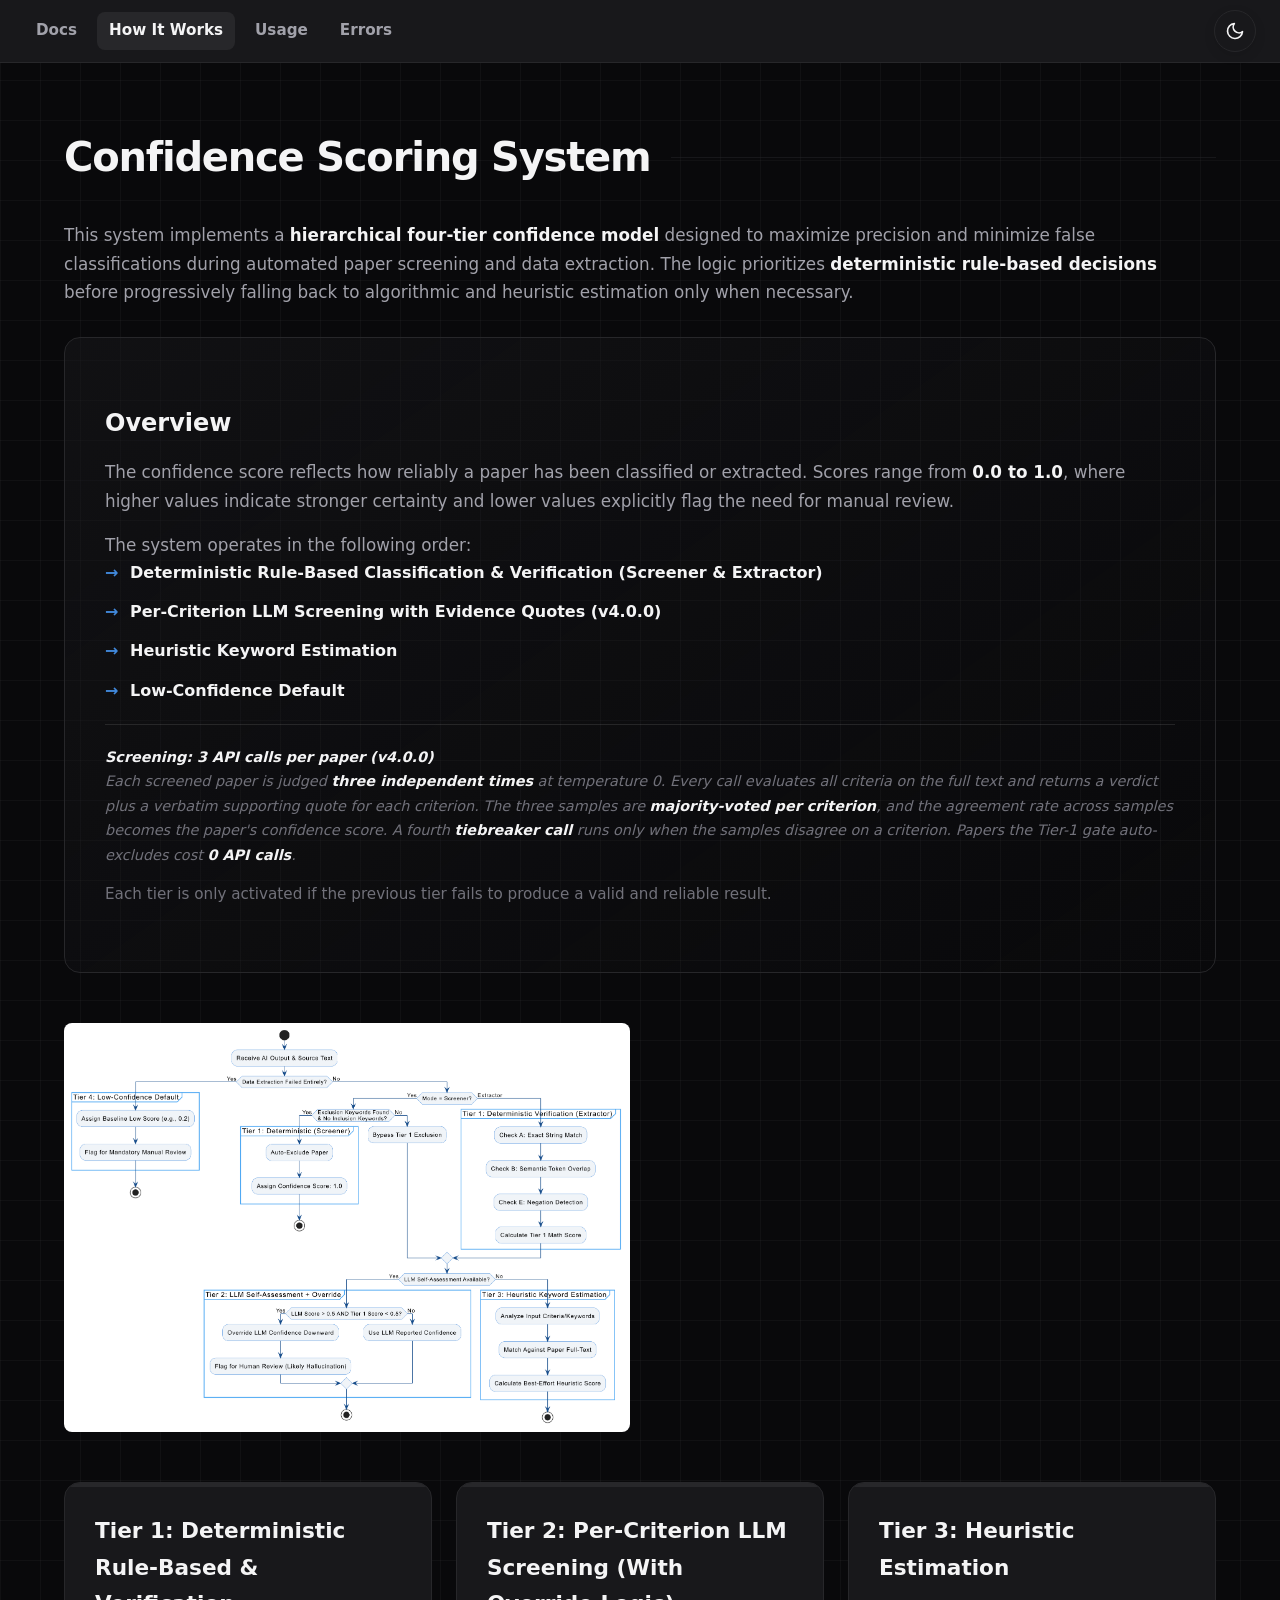
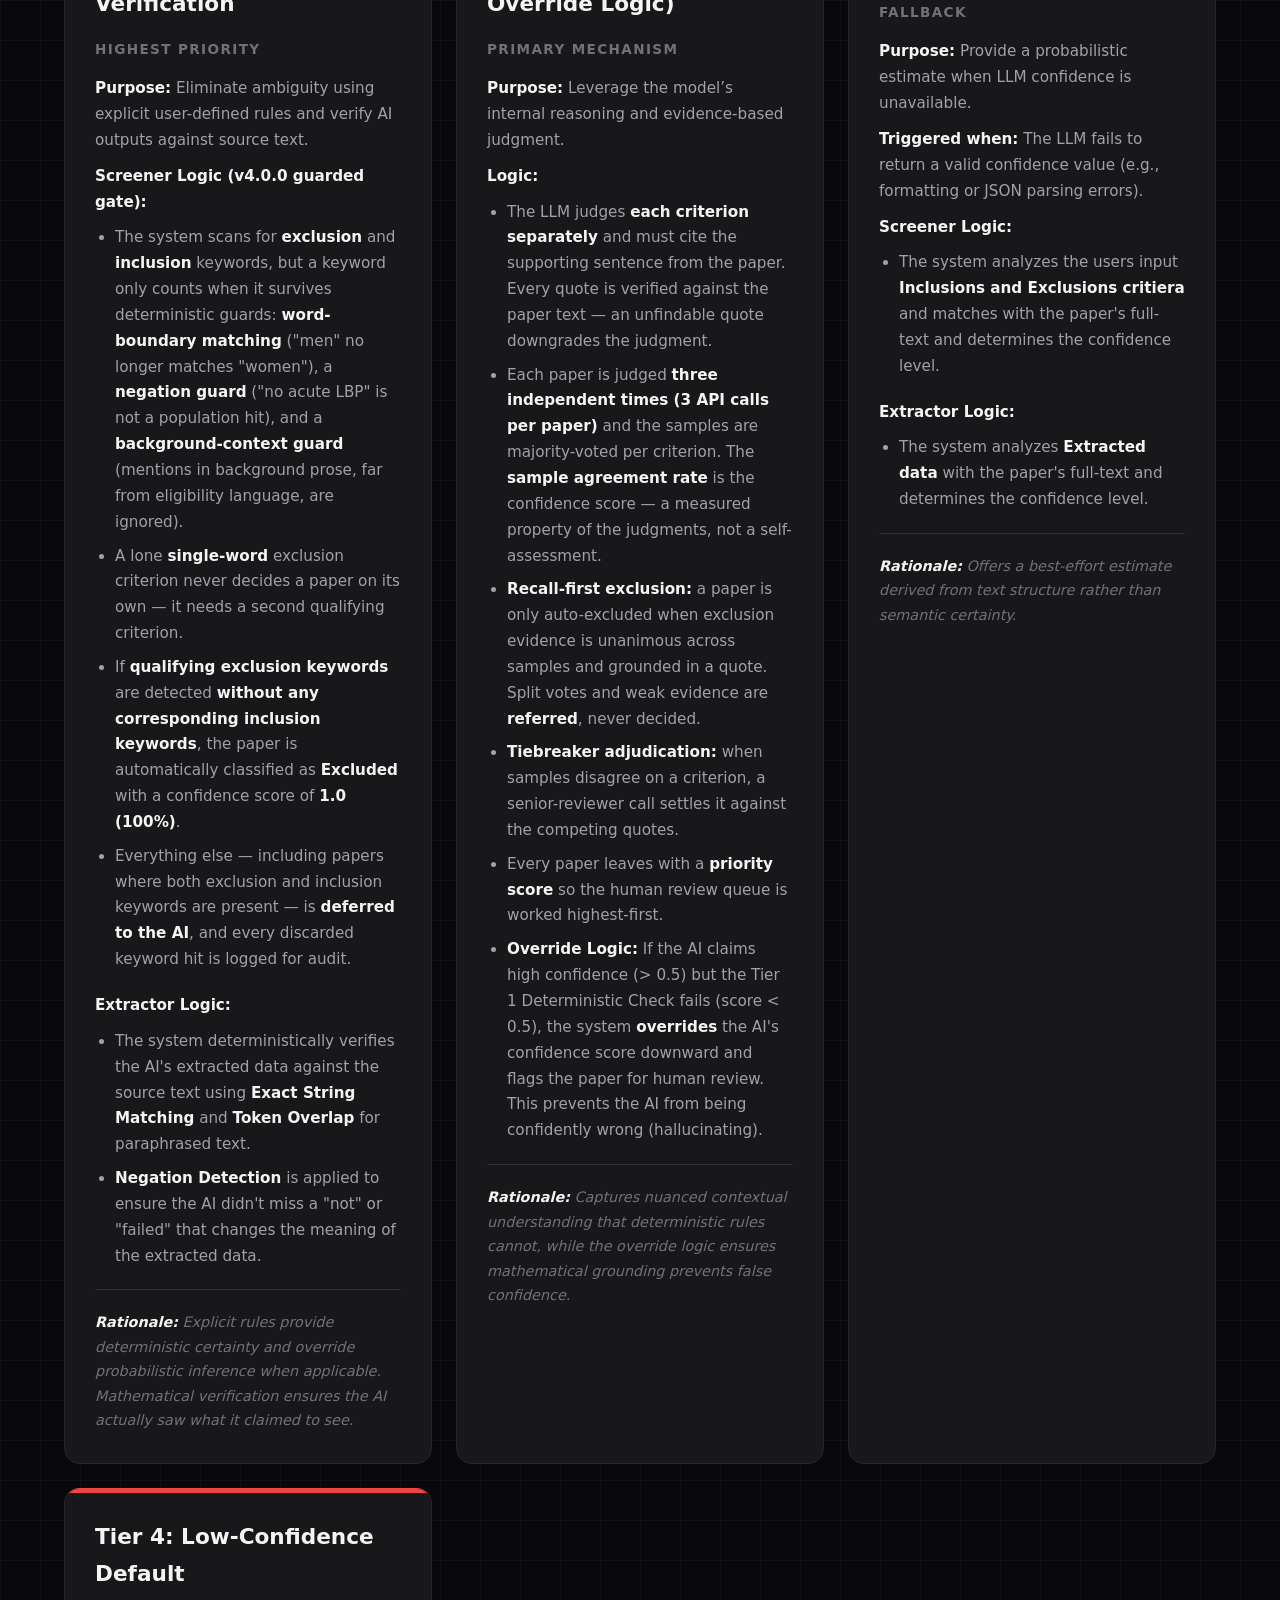
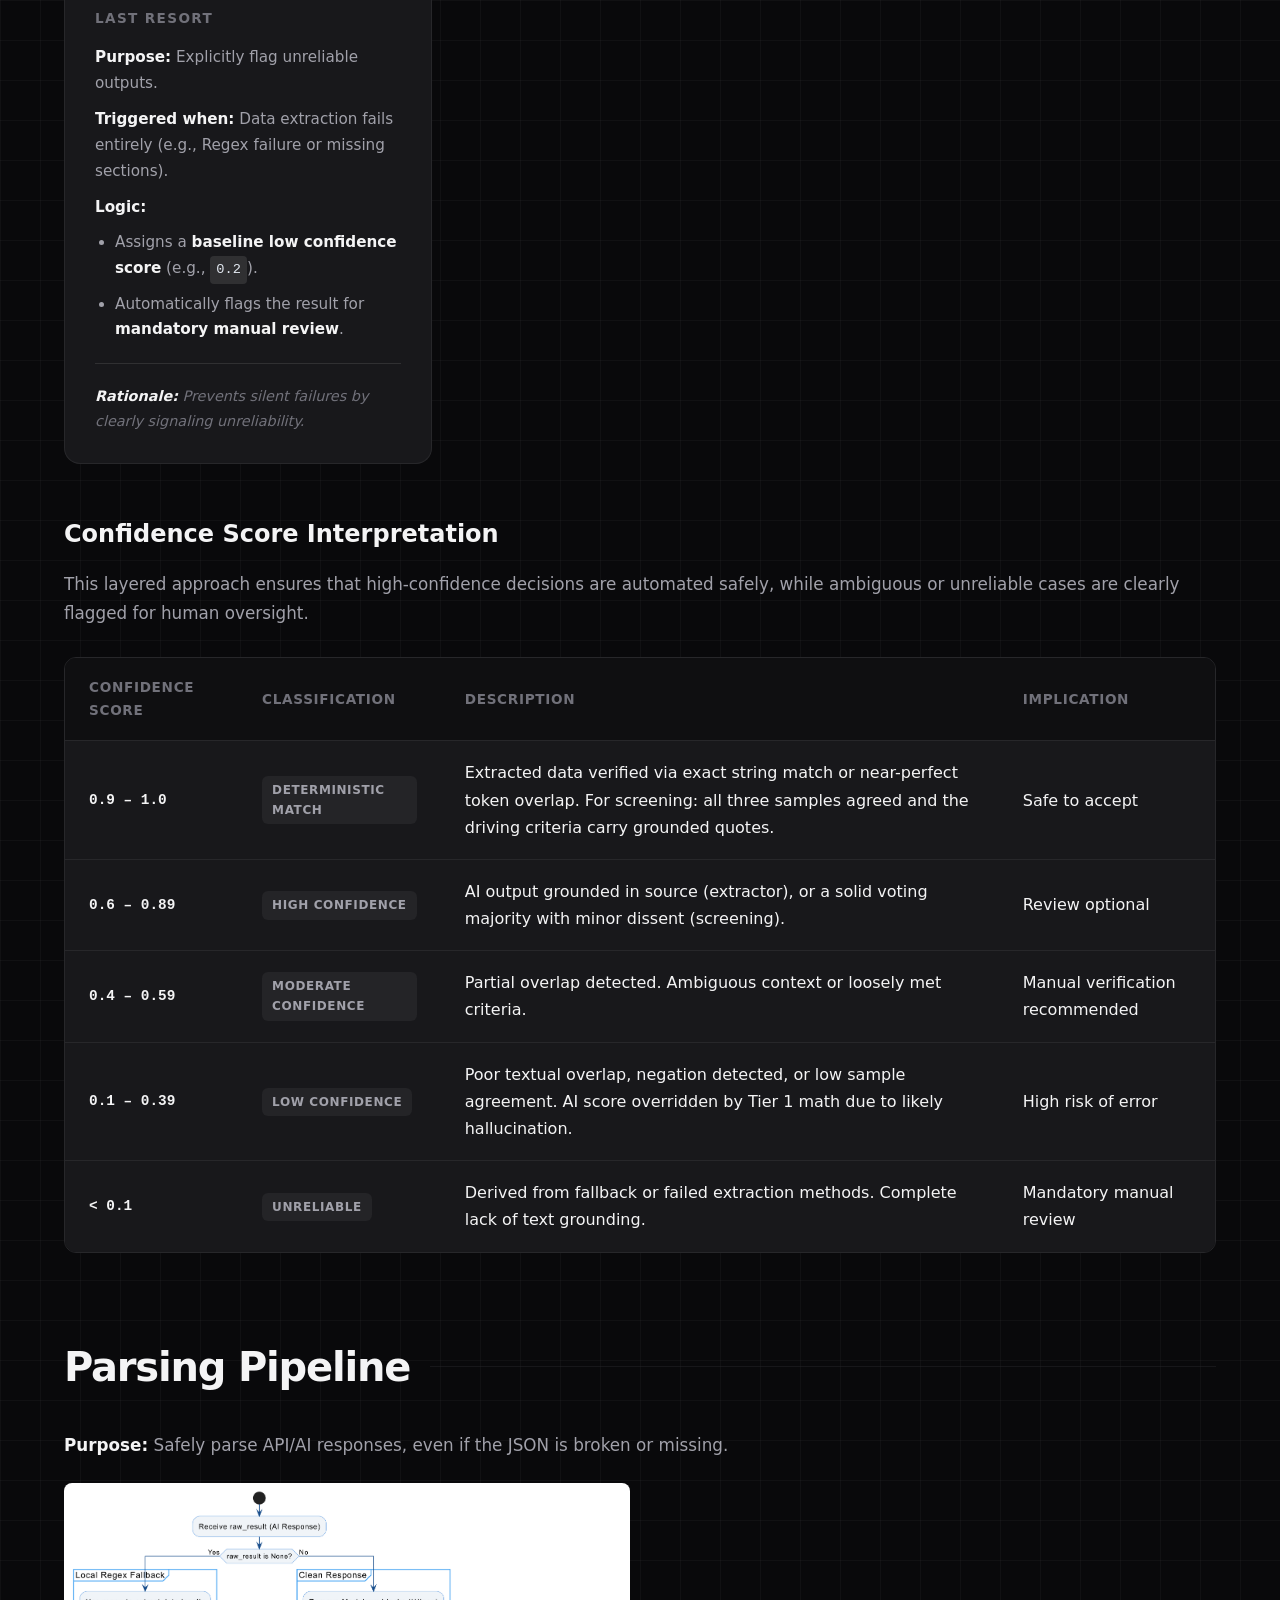
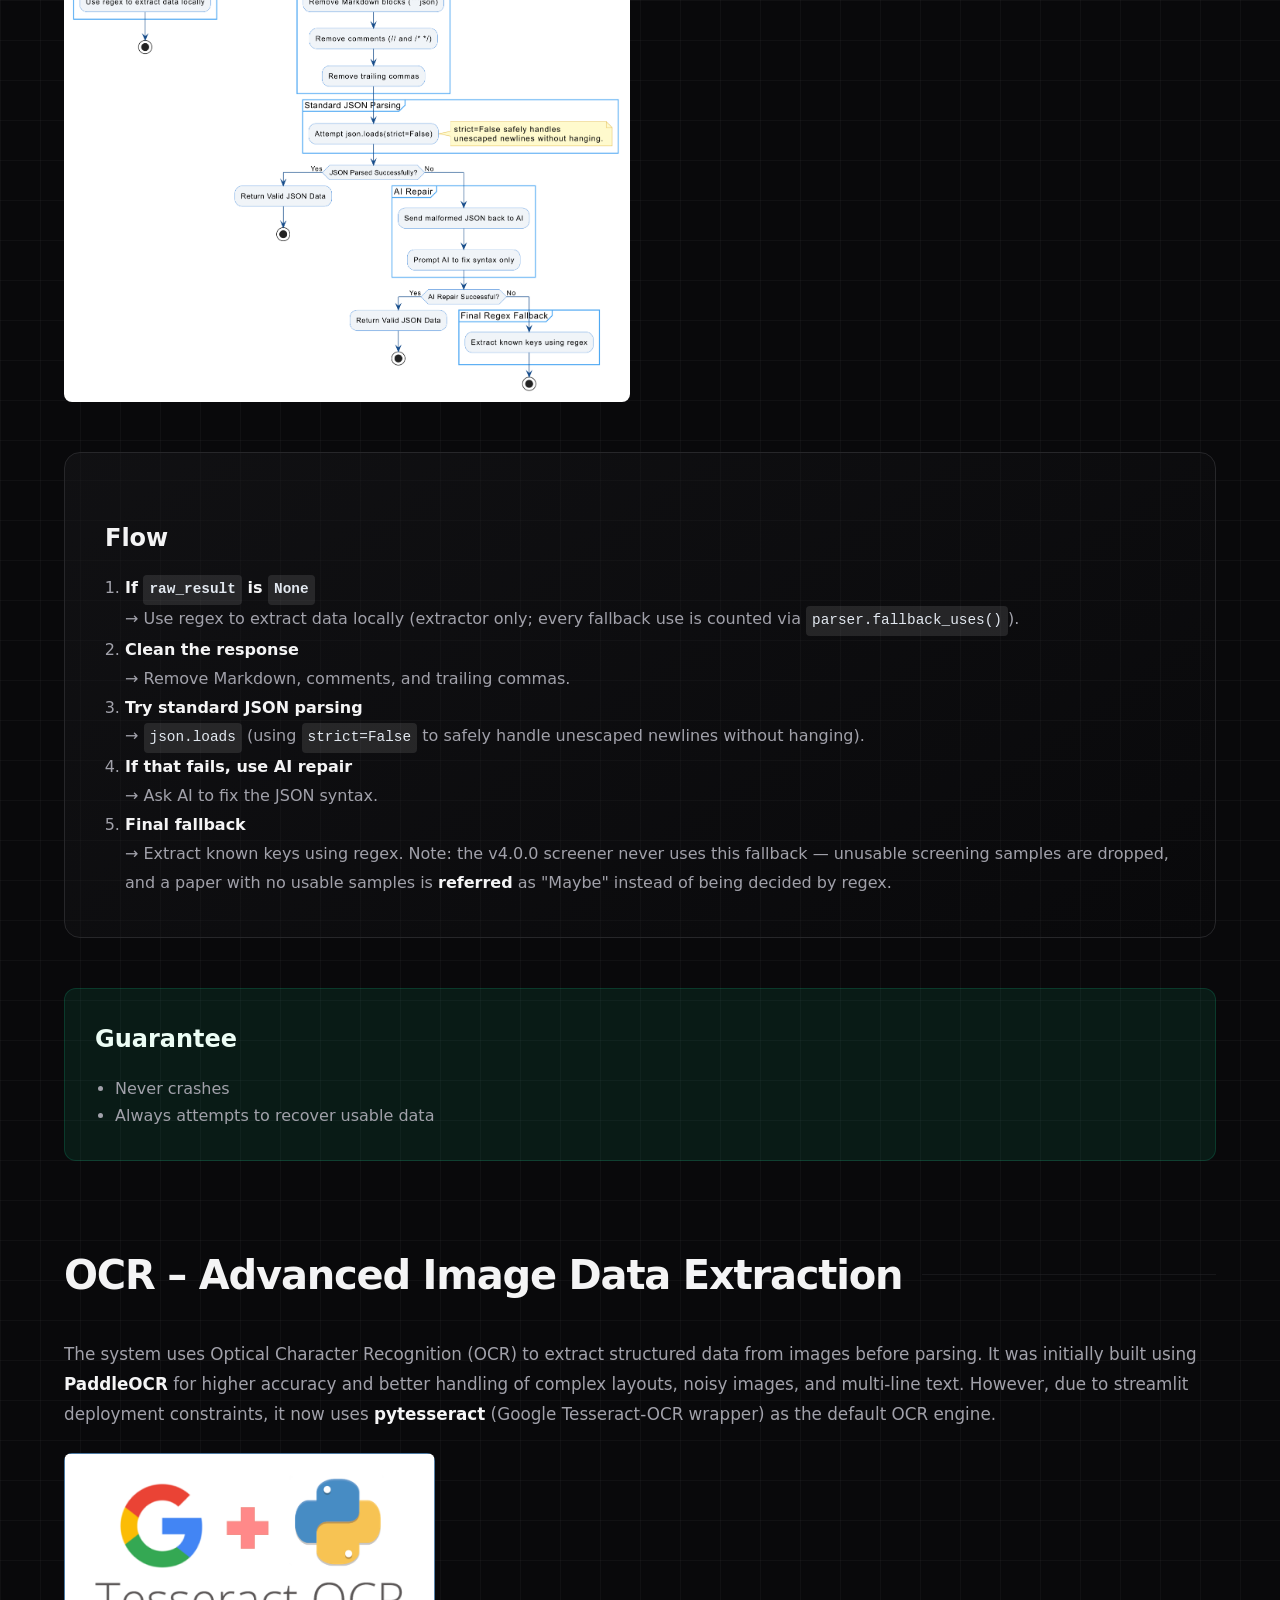
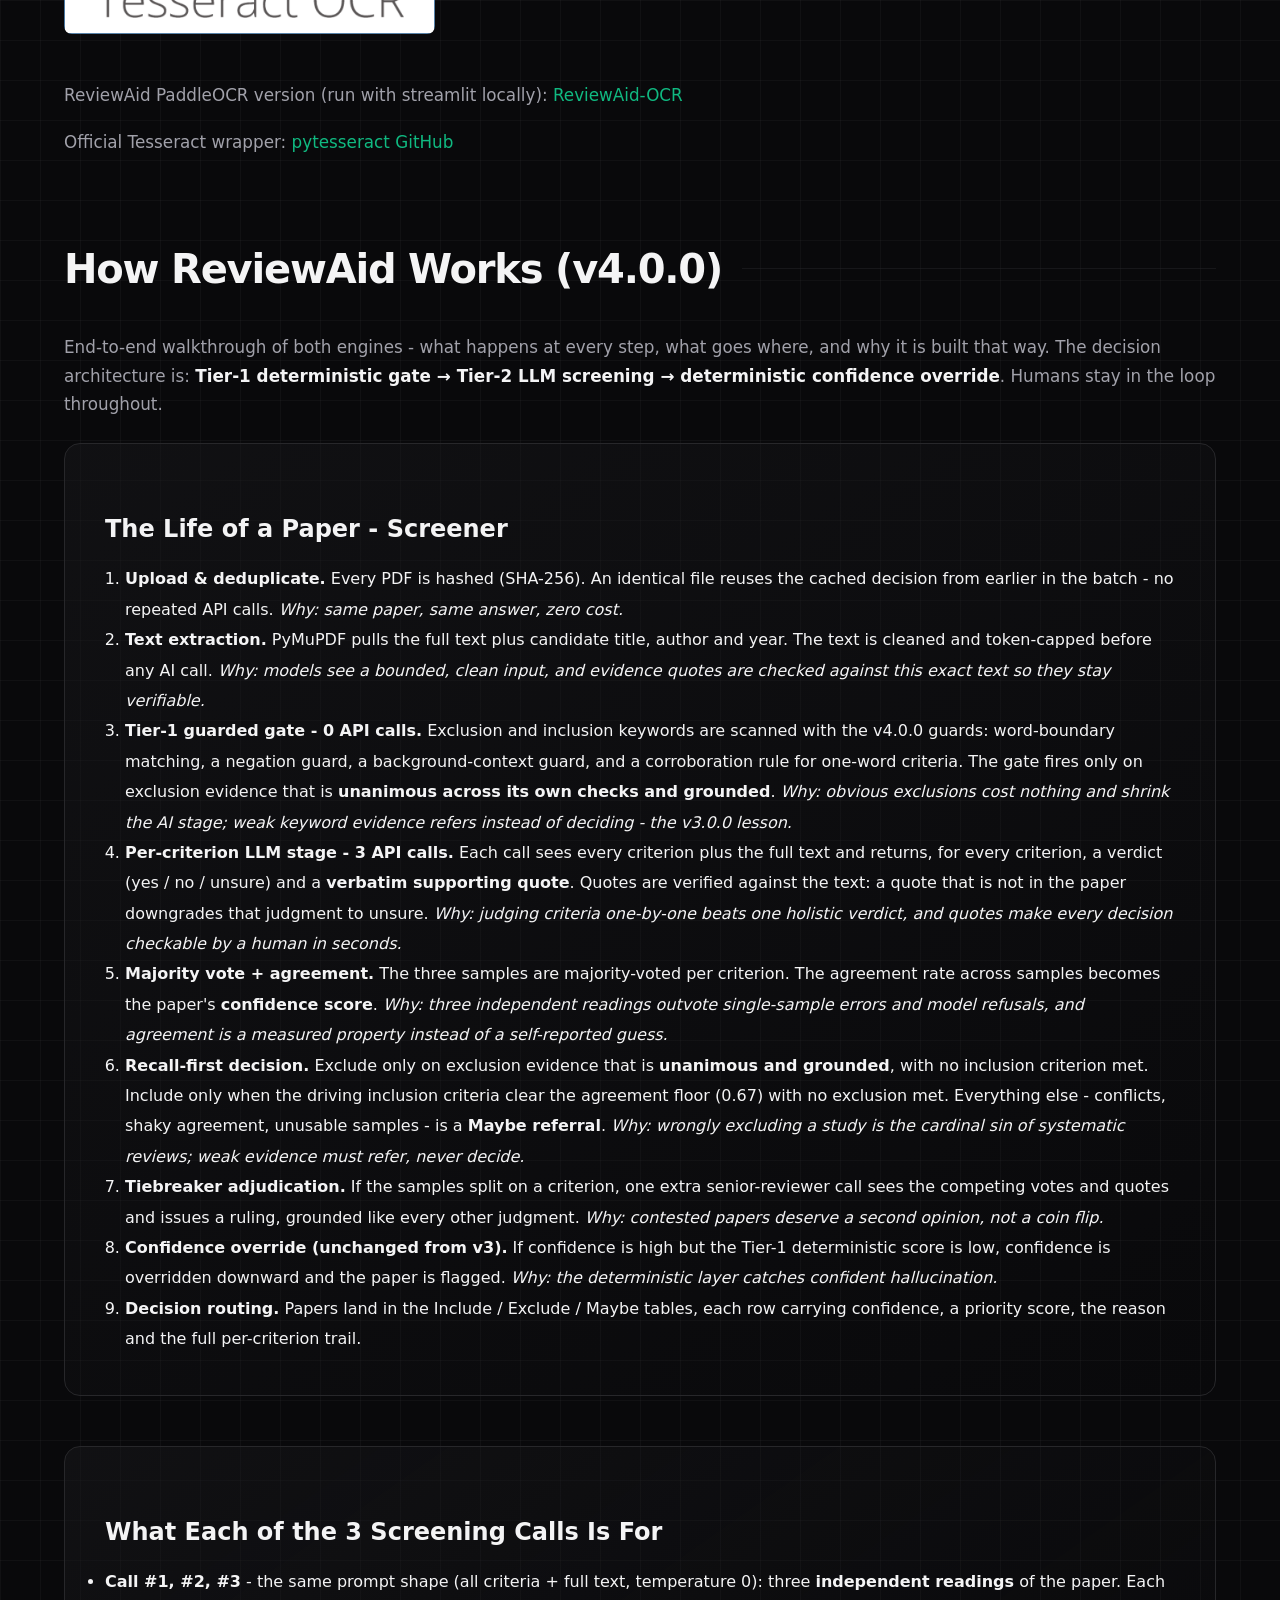
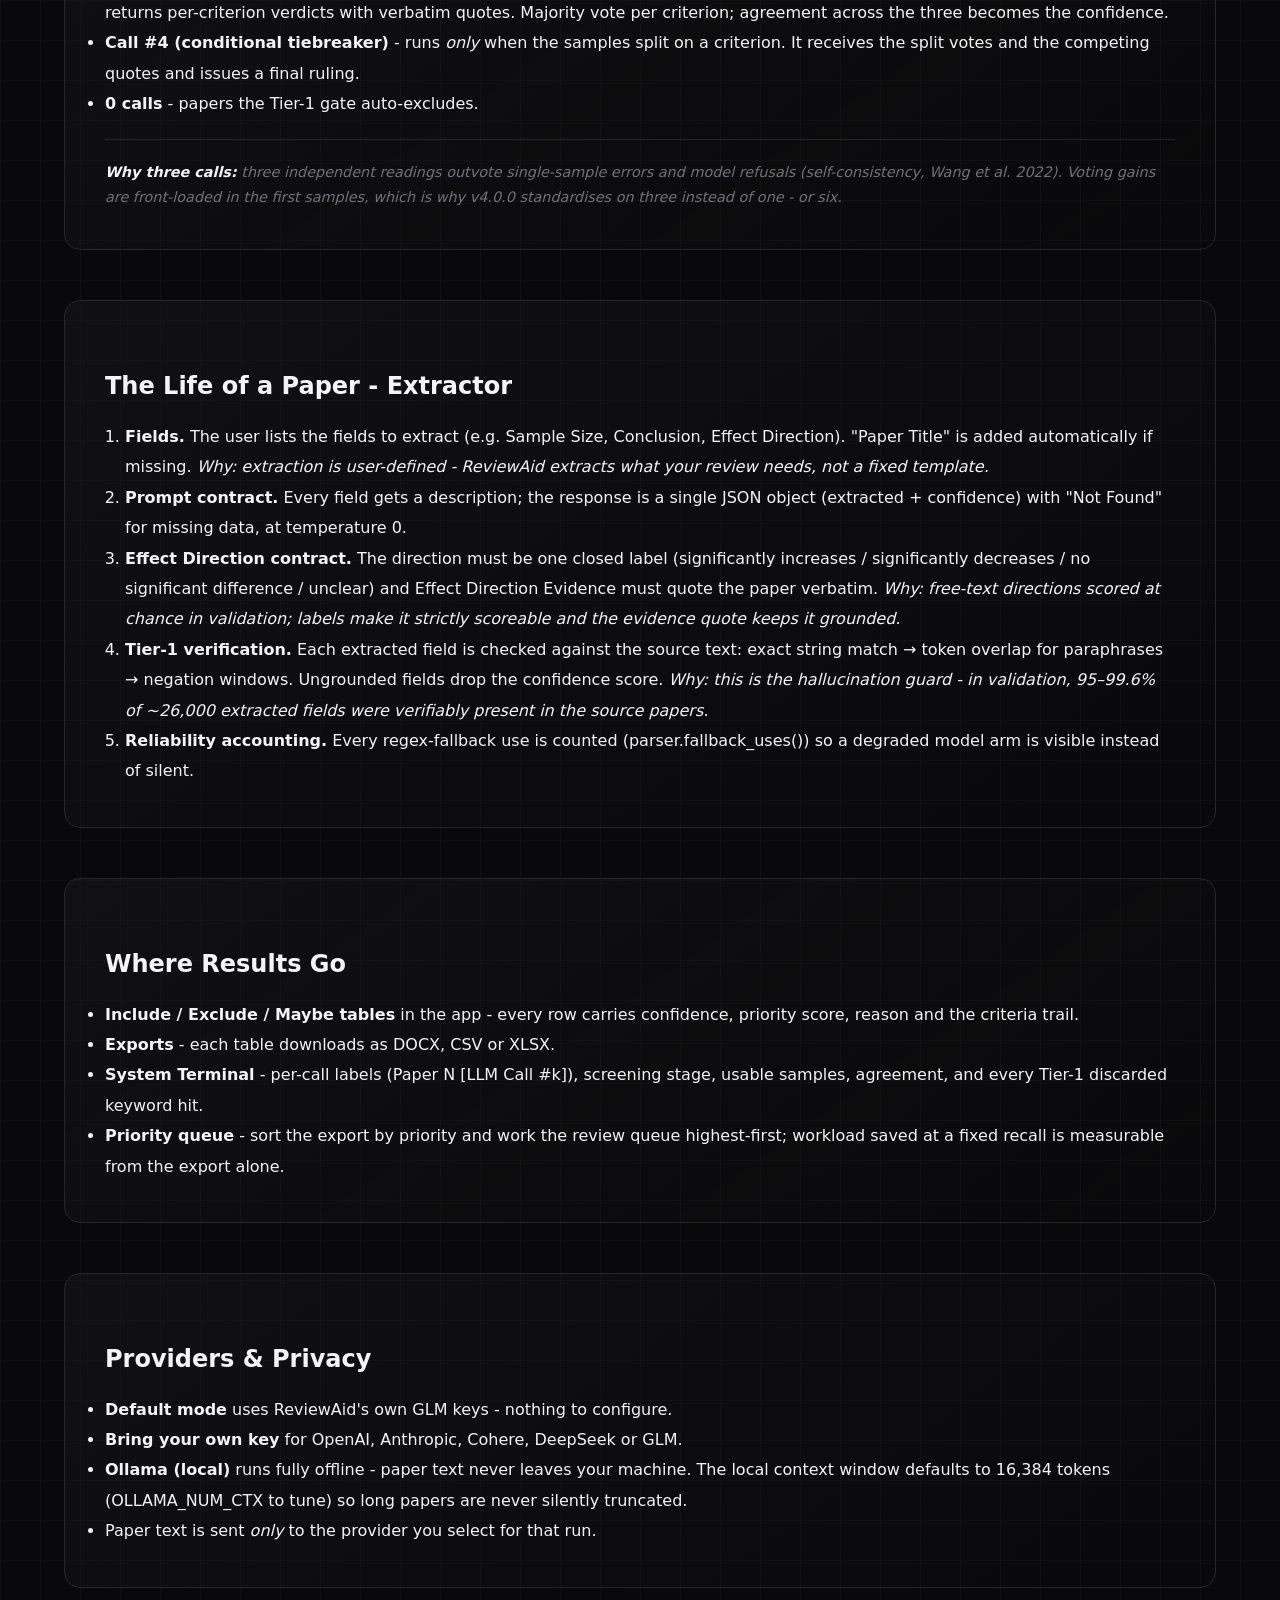
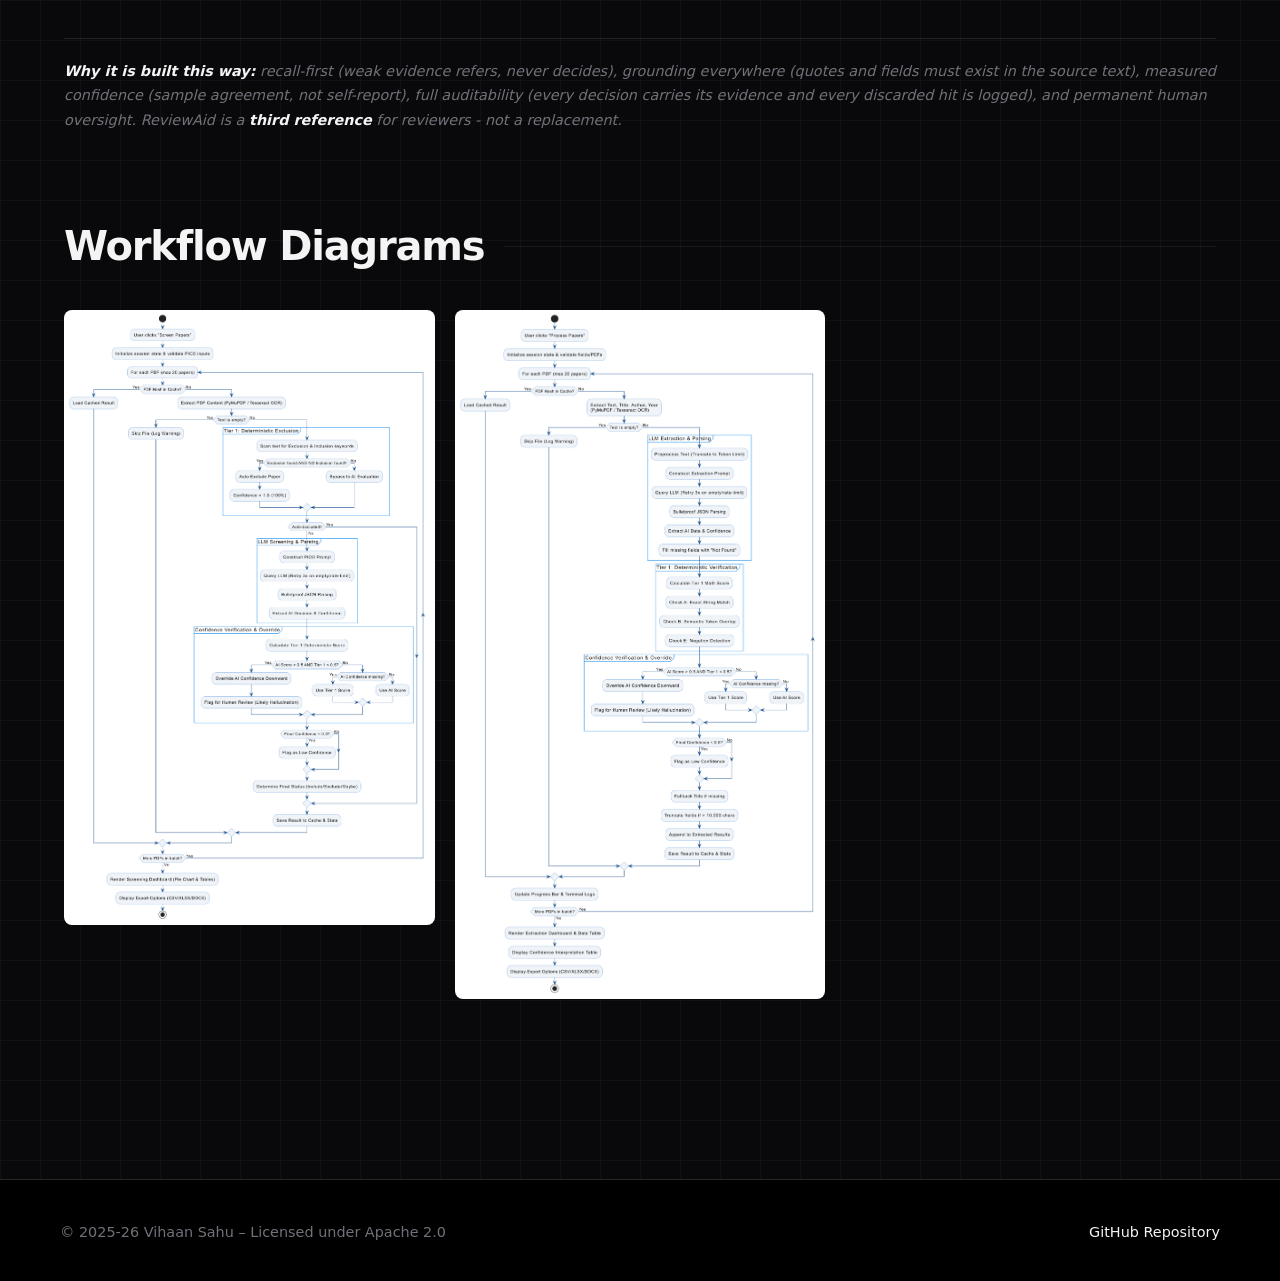
<file: how-it-works.html>
<!DOCTYPE html>
<html lang="en" data-theme="dark">

<head>
  <meta name="google-site-verification" content="" />

  <meta charset="UTF-8">
  <meta name="viewport" content="width=device-width, initial-scale=1.0">
  

   <title>How It Works - ReviewAid | Free AI Systematic Review Tool</title>
  <meta name="description"
    content="Free open-source AI systematic review tool: automate full-text PICO screening & custom data extraction from PDFs. Multi-LLM (GPT-4o, Claude, GLM). Export CSV/Excel/Word.">
  <meta name="keywords"
    content="ReviewAid, Covidence alternative, Rayyan alternative, ASReview alternative, DistillerSR alternative, EPPI-Reviewer alternative, free systematic review software, open source systematic review tool, Ai Screener, Data Extractor, PICO, Data Extraction, AI Screening, Literature Review, Research-articles">
  <meta name="robots" content="index, follow, max-snippet:-1, max-image-preview:large, max-video-preview:-1">
  <meta name="author" content="Vihaan Sahu">
  <meta name="copyright" content="© 2025 Vihaan Sahu">
  <meta name="language" content="en">
  <link rel="icon" href="assets/favicon.ico" type="image/png">

  <meta name="theme-color" content="#09090b">

  <meta property="og:type" content="website">
  <meta property="og:title" content="ReviewAid / Free AI Data Extractor & Full tect Screener for Systematic Reviews">
  <meta property="og:description"
    content="Open-source AI tool for automating full-text screening and data extraction in systematic reviews. The best free alternative to Covidence, Rayyan, and DistillerSR.">
  <meta property="og:image" content="https://aurumz-rgb.github.io/ReviewAid/assets/RA_banner.png">
  <meta property="og:image:alt" content="ReviewAid Banner">
  <meta property="og:url" content="https://aurumz-rgb.github.io/ReviewAid/">
  <meta property="og:site_name" content="ReviewAid">

  <meta name="twitter:card" content="summary_large_image">
  <meta name="twitter:title" content="ReviewAid / Free AI Data Extractor & Full tect Screener for Systematic Reviews">
  <meta name="twitter:description"
    content="Automate your systematic review workflow with AI-powered PICO screening and custom data extraction. Free and open-source.">
  <meta name="twitter:image" content="https://aurumz-rgb.github.io/ReviewAid/assets/RA_banner1.png">

  <meta name="citation_title"
    content="ReviewAid: An Open-Source Tool for Efficient PICO-Based Screening and Data Extraction in Systematic Reviews">
  <meta name="citation_author" content="Sahu, Vihaan">
  <meta name="citation_author" content="Balakrishnan, Mohith">
  <meta name="citation_publication_date" content="2026">
  <meta name="citation_doi" content="10.5334/jors.672">
  <meta name="citation_journal_title" content="Journal of Open Research Software">

  <script type="application/ld+json">
  {
    "@context": "https://schema.org",
    "@type": "SoftwareApplication",
    "name": "ReviewAid",
    "alternateName": ["AI Systematic Review Tool", "Free Covidence Alternative", "Open Source Rayyan Alternative", "ASReview Alternative", "DistillerSR Alternative", "Covidence Alternative"],
    "operatingSystem": "Web, Python",
    "applicationCategory": "Research Tool",
    "description": "ReviewAid is the best open-source AI alternative to Covidence, Rayyan, and DistillerSR. It automates PICO-based screening and custom field extraction from PDFs for systematic reviews.",
    "url": "https://aurumz-rgb.github.io/ReviewAid/",
    "creator": {
      "@type": "Person",
      "name": "Vihaan Sahu",
      "affiliation": "ReviewAid Project"
    },
    "publisher": {
      "@type": "Personal",
      "name": "ReviewAid",
      "url": "https://aurumz-rgb.github.io/ReviewAid/"
    },
    "license": "https://www.apache.org/licenses/LICENSE-2.0",
    "applicationSubCategory": "Systematic Review Automation",
    "featureList": [
      "PICO Screening",
      "Custom Data Extraction",
      "Batch PDF Processing",
      "Publication-ready Exports",
      "Free and open-source alternative to paid tools"
    ]

  }
  </script>

 
  <link rel="stylesheet" href="styles.css">
</head>

<body>
  <nav class="nav-bar">
    <div class="nav-links">
      <a class="nav-link" href="index.html">Docs</a>
      <a class="nav-link active" href="how-it-works.html">How It Works</a>
      <a class="nav-link" href="usage.html">Usage</a>
      <a class="nav-link" href="errors.html">Errors</a>
    </div>
  <button id="theme-toggle" class="theme-toggle" aria-label="Toggle Dark Mode">
    <svg class="icon-moon" xmlns="http://www.w3.org/2000/svg" viewBox="0 0 24 24">
      <path d="M21 12.79A9 9 0 1 1 11.21 3 7 7 0 0 0 21 12.79z"></path>
    </svg>
    <svg class="icon-sun" xmlns="http://www.w3.org/2000/svg" viewBox="0 0 24 24">
      <circle cx="12" cy="12" r="5"></circle>
      <line x1="12" y1="1" x2="12" y2="3"></line>
      <line x1="12" y1="21" x2="12" y2="23"></line>
      <line x1="4.22" y1="4.22" x2="5.64" y2="5.64"></line>
      <line x1="18.36" y1="18.36" x2="19.78" y2="19.78"></line>
      <line x1="1" y1="12" x2="3" y2="12"></line>
      <line x1="21" y1="12" x2="23" y2="12"></line>
      <line x1="4.22" y1="19.78" x2="5.64" y2="18.36"></line>
      <line x1="18.36" y1="5.64" x2="19.78" y2="4.22"></line>
    </svg>
  </button>
  </nav>
  <div id="lightbox" class="lightbox">
    <span class="close-lightbox">&times;</span>
    <img class="lightbox-content" id="lightbox-img">
  </div>

  <div class="main-content">
    <div class="container">
      <div class="section reveal">
        <h2>Confidence Scoring System</h2>
        <p>This system implements a <strong>hierarchical four-tier confidence model</strong> designed to maximize
          precision and minimize false classifications during automated paper screening and data extraction. The logic
          prioritizes <strong>deterministic rule-based decisions</strong> before progressively falling back to
          algorithmic and heuristic estimation only when necessary.</p>

        <div class="highlight-section" style="margin-top: 30px;">
          <h3>Overview</h3>
          <p style="margin-bottom: 15px;">The confidence score reflects how reliably a paper has been classified or
            extracted. Scores range from <strong>0.0 to 1.0</strong>, where higher values indicate stronger certainty
            and lower values explicitly flag the need for manual review.</p>
          <p style="margin-bottom: 0;">The system operates in the following order:</p>
          <ul class="confidence-overview-list">
            <li><strong>Deterministic Rule-Based Classification & Verification (Screener & Extractor)</strong></li>
            <li><strong>Per-Criterion LLM Screening with Evidence Quotes (v4.0.0)</strong></li>
            <li><strong>Heuristic Keyword Estimation</strong></li>
            <li><strong>Low-Confidence Default</strong></li>
          </ul>

          <div class="rationale" style="margin-top: 20px;">
            <strong>Screening: 3 API calls per paper (v4.0.0)</strong><br>
            Each screened paper is judged <strong>three independent times</strong> at temperature 0. Every call
            evaluates <em>all criteria</em> on the full text and returns a verdict plus a verbatim supporting quote
            for each criterion. The three samples are <strong>majority-voted per criterion</strong>, and the
            agreement rate across samples becomes the paper's confidence score. A fourth
            <strong>tiebreaker call</strong> runs only when the samples disagree on a criterion. Papers the Tier-1
            gate auto-excludes cost <strong>0 API calls</strong>.
          </div>
          <p style="margin-top: 15px; font-size: 0.95rem; color: var(--text-muted);">Each tier is only activated if the
            previous tier fails to produce a valid and reliable result.</p>
        </div>



        <div class="showcase-group">
          <div class="grid-2">
            <img src="figures/Multi-Tier.png" alt="Multi-Tier" class="showcase-img">
          </div>
        </div>



        <div class="tiers-grid">

          <div class="tier-card">
            <h3>Tier 1: Deterministic Rule-Based & Verification</h3>
            <h4>Highest Priority</h4>
            <p><strong>Purpose:</strong> Eliminate ambiguity using explicit user-defined rules and verify AI outputs against source text.</p>
            <p><strong>Screener Logic (v4.0.0 guarded gate):</strong></p>
            <ul>
              <li>The system scans for <strong>exclusion</strong> and <strong>inclusion</strong> keywords, but a keyword
                only counts when it survives deterministic guards: <strong>word-boundary matching</strong> ("men" no
                longer matches "women"), a <strong>negation guard</strong> ("no acute LBP" is not a population hit), and
                a <strong>background-context guard</strong> (mentions in background prose, far from eligibility
                language, are ignored).</li>
              <li>A lone <strong>single-word</strong> exclusion criterion never decides a paper on its own &mdash; it
                needs a second qualifying criterion.</li>
              <li>If <strong>qualifying exclusion keywords</strong> are detected <strong>without any corresponding
                inclusion keywords</strong>, the paper is automatically classified as <strong>Excluded</strong> with a
                confidence score of <strong>1.0 (100%)</strong>.</li>
              <li>Everything else &mdash; including papers where both exclusion and inclusion keywords are present
                &mdash; is <strong>deferred to the AI</strong>, and every discarded keyword hit is logged for audit.</li>
            </ul>
            <p><strong>Extractor Logic:</strong></p>
            <ul>
              <li>The system deterministically verifies the AI's extracted data against the source text using <strong>Exact String Matching</strong> and <strong>Token Overlap</strong> for paraphrased text.</li>
              <li><strong>Negation Detection</strong> is applied to ensure the AI didn't miss a "not" or "failed" that changes the meaning of the extracted data.</li>
            </ul>
            <div class="rationale">
              <strong>Rationale:</strong> Explicit rules provide deterministic certainty and override probabilistic
              inference when applicable. Mathematical verification ensures the AI actually saw what it claimed to see.
            </div>
          </div>


          <div class="tier-card">
            <h3>Tier 2: Per-Criterion LLM Screening (With Override Logic)</h3>
            <h4>Primary Mechanism</h4>
            <p><strong>Purpose:</strong> Leverage the model’s internal reasoning and evidence-based judgment.</p>
            <p><strong>Logic:</strong></p>
            <ul>
              <li>The LLM judges <strong>each criterion separately</strong> and must cite the supporting sentence from the paper. Every quote is verified against the paper text &mdash; an unfindable quote downgrades the judgment.</li>
              <li>Each paper is judged <strong>three independent times (3 API calls per paper)</strong> and the samples are majority-voted per criterion. The <strong>sample agreement rate</strong> is the confidence score &mdash; a measured property of the judgments, not a self-assessment.</li>
              <li><strong>Recall-first exclusion:</strong> a paper is only auto-excluded when exclusion evidence is unanimous across samples and grounded in a quote. Split votes and weak evidence are <strong>referred</strong>, never decided.</li>
              <li><strong>Tiebreaker adjudication:</strong> when samples disagree on a criterion, a senior-reviewer call settles it against the competing quotes.</li>
              <li>Every paper leaves with a <strong>priority score</strong> so the human review queue is worked highest-first.</li>
              <li><strong>Override Logic:</strong> If the AI claims high confidence (> 0.5) but the Tier 1 Deterministic Check fails (score < 0.5), the system <strong>overrides</strong> the AI's confidence score downward and flags the paper for human review. This prevents the AI from being confidently wrong (hallucinating).</li>
            </ul>
            <div class="rationale">
              <strong>Rationale:</strong> Captures nuanced contextual understanding that deterministic rules cannot,
              while the override logic ensures mathematical grounding prevents false confidence.
            </div>
          </div>


          <div class="tier-card">
            <h3>Tier 3: Heuristic Estimation</h3>
            <h4>Fallback</h4>
            <p><strong>Purpose:</strong> Provide a probabilistic estimate when LLM confidence is unavailable.</p>
            <p><strong>Triggered when:</strong> The LLM fails to return a valid confidence value (e.g., formatting or
              JSON parsing errors).</p>
            <p><strong>Screener Logic:</strong></p>
            <ul>
              <li>The system analyzes the users input <strong>Inclusions and Exclusions critiera</strong> and matches
                with the paper's full-text and determines the confidence level.</li>
            </ul>
            <p><strong>Extractor Logic:</strong></p>
            <ul>
              <li>The system analyzes <strong>Extracted data</strong> with the paper's full-text and determines the
                confidence level.</li>
            </ul>
            <div class="rationale">
              <strong>Rationale:</strong> Offers a best-effort estimate derived from text structure rather than semantic
              certainty.
            </div>
          </div>


          <div class="tier-card" style="border-top-color: #ef4444;">
            <h3>Tier 4: Low-Confidence Default</h3>
            <h4>Last Resort</h4>
            <p><strong>Purpose:</strong> Explicitly flag unreliable outputs.</p>
            <p><strong>Triggered when:</strong> Data extraction fails entirely (e.g., Regex failure or missing
              sections).</p>
            <p><strong>Logic:</strong></p>
            <ul>
              <li>Assigns a <strong>baseline low confidence score</strong> (e.g., <code>0.2</code>).</li>
              <li>Automatically flags the result for <strong>mandatory manual review</strong>.</li>
            </ul>
            <div class="rationale">
              <strong>Rationale:</strong> Prevents silent failures by clearly signaling unreliability.
            </div>
          </div>
        </div>



        <div style="margin-top: 50px;">
          <h3>Confidence Score Interpretation</h3>
          <p>This layered approach ensures that high-confidence decisions are automated safely, while ambiguous or
            unreliable cases are clearly flagged for human oversight.</p>
          <div class="table-responsive">
            <table class="confidence-table">
              <thead>
                <tr>
                  <th>Confidence Score</th>
                  <th>Classification</th>
                  <th>Description</th>
                  <th>Implication</th>
                </tr>
              </thead>
              <tbody>
                <tr>
                  <td><strong>0.9 – 1.0</strong></td>
                  <td><span class="confidence-badge">Deterministic Match</span></td>
                  <td>Extracted data verified via exact string match or near-perfect token overlap. For screening: all three samples agreed and the driving criteria carry grounded quotes.</td>
                  <td>Safe to accept</td>
                </tr>
                <tr>
                  <td><strong>0.6 – 0.89</strong></td>
                  <td><span class="confidence-badge">High Confidence</span></td>
                  <td>AI output grounded in source (extractor), or a solid voting majority with minor dissent (screening).</td>
                  <td>Review optional</td>
                </tr>
                <tr>
                  <td><strong>0.4 – 0.59</strong></td>
                  <td><span class="confidence-badge">Moderate Confidence</span></td>
                  <td>Partial overlap detected. Ambiguous context or loosely met criteria.</td>
                  <td>Manual verification recommended</td>
                </tr>
                <tr>
                  <td><strong>0.1 – 0.39</strong></td>
                  <td><span class="confidence-badge">Low Confidence</span></td>
                  <td>Poor textual overlap, negation detected, or low sample agreement. AI score overridden by Tier 1 math due to likely hallucination.</td>
                  <td>High risk of error</td>
                </tr>
                <tr>
                  <td><strong>&lt; 0.1</strong></td>
                  <td><span class="confidence-badge">Unreliable</span></td>
                  <td>Derived from fallback or failed extraction methods. Complete lack of text grounding.</td>
                  <td>Mandatory manual review</td>
                </tr>
              </tbody>
            </table>
          </div>
        </div>

      </div>


      <div class="section reveal">
        <h2>Parsing Pipeline</h2>
        <p><strong>Purpose:</strong> Safely parse API/AI responses, even if the JSON is broken or missing.</p>


        <div class="showcase-group">
          <div class="grid-2">
            <img src="figures/parse.png" alt="Parse" class="showcase-img">
          </div>
        </div>


        <div class="highlight-section">
          <h3>Flow</h3>
          <ol style="margin-left: 20px; color: var(--text-secondary); line-height: 1.8;">
            <li><strong>If <code>raw_result</code> is <code>None</code></strong><br>
              &rarr; Use regex to extract data locally (extractor only; every fallback use is counted via
              <code>parser.fallback_uses()</code>).</li>
            <li><strong>Clean the response</strong><br>
              &rarr; Remove Markdown, comments, and trailing commas.</li>
            <li><strong>Try standard JSON parsing</strong><br>
              &rarr; <code>json.loads</code> (using <code>strict=False</code> to safely handle unescaped newlines without hanging).</li>
            <li><strong>If that fails, use AI repair</strong><br>
              &rarr; Ask AI to fix the JSON syntax.</li>
            <li><strong>Final fallback</strong><br>
              &rarr; Extract known keys using regex. Note: the v4.0.0 screener never uses this fallback &mdash;
              unusable screening samples are dropped, and a paper with no usable samples is <strong>referred</strong>
              as "Maybe" instead of being decided by regex.</li>
          </ol>
        </div>

        <div class="motivation"
          style="background: rgba(16, 185, 129, 0.1); border-left-color: #10b981; border: 1px solid rgba(16, 185, 129, 0.2);">
          <h3 style="margin-top: 0; color: #ecfdf5;">Guarantee</h3>
          <ul style="margin-left: 20px;">
            <li>Never crashes</li>
            <li>Always attempts to recover usable data</li>
          </ul>
        </div>
      </div>


<div class="section reveal">
  <h2>OCR – Advanced Image Data Extraction</h2>

  <p style="color: var(--text-secondary); line-height: 1.8;">
    The system uses Optical Character Recognition (OCR) to extract structured data from images before parsing.
    It was initially built using <strong>PaddleOCR</strong> for higher accuracy and better handling of complex layouts,
    noisy images, and multi-line text. However, due to streamlit deployment constraints, it now uses
    <strong>pytesseract</strong> (Google Tesseract-OCR wrapper) as the default OCR engine.
  </p>

  <div class="showcase-group">
    <div class="grid-3">
      <img src="assets/pytesseract.png" alt="Pytesseract Workflow" class="showcase-img">
    </div>
  </div>

  <p style="color: var(--text-secondary); line-height: 1.4;">
    ReviewAid PaddleOCR version (run with streamlit locally):
    <a href="https://github.com/ReviewAid/ReviewAid-OCR" target="_blank" style="color: #10b981;">
      ReviewAid-OCR
    </a>
  </p>

  <p style="color: var(--text-secondary); line-height: 1.4;">
    Official Tesseract wrapper:
    <a href="https://github.com/madmaze/pytesseract" target="_blank" style="color: #10b981;">
      pytesseract GitHub
    </a>
  </p>
</div>


      <div class="section reveal" id="how-it-works">
        <h2>How ReviewAid Works (v4.0.0)</h2>
        <p>End-to-end walkthrough of both engines - what happens at every step, what goes where, and why it is
          built that way. The decision architecture is: <strong>Tier-1 deterministic gate &rarr; Tier-2 LLM
          screening &rarr; deterministic confidence override</strong>. Humans stay in the loop throughout.</p>

        <div class="highlight-section">
          <h3>The Life of a Paper - Screener</h3>
          <ol style="margin-left: 20px; line-height: 1.9;">
            <li><strong>Upload &amp; deduplicate.</strong> Every PDF is hashed (SHA-256). An identical file reuses the
              cached decision from earlier in the batch - no repeated API calls.
              <em>Why: same paper, same answer, zero cost.</em></li>
            <li><strong>Text extraction.</strong> PyMuPDF pulls the full text plus candidate title, author and year.
              The text is cleaned and token-capped before any AI call.
              <em>Why: models see a bounded, clean input, and evidence quotes are checked against this exact text so
              they stay verifiable.</em></li>
            <li><strong>Tier-1 guarded gate - 0 API calls.</strong> Exclusion and inclusion keywords are scanned
              with the v4.0.0 guards: word-boundary matching, a negation guard, a background-context guard, and a
              corroboration rule for one-word criteria. The gate fires only on exclusion evidence that is
              <strong>unanimous across its own checks and grounded</strong>.
              <em>Why: obvious exclusions cost nothing and shrink the AI stage; weak keyword evidence refers instead
              of deciding - the v3.0.0 lesson.</em></li>
            <li><strong>Per-criterion LLM stage - 3 API calls.</strong> Each call sees every criterion plus the
              full text and returns, for every criterion, a verdict (<span>yes / no / unsure</span>) and a
              <strong>verbatim supporting quote</strong>. Quotes are verified against the text: a quote that is not in
              the paper downgrades that judgment to <span>unsure</span>.
              <em>Why: judging criteria one-by-one beats one holistic verdict, and quotes make every decision
              checkable by a human in seconds.</em></li>
            <li><strong>Majority vote + agreement.</strong> The three samples are majority-voted per criterion. The
              agreement rate across samples becomes the paper's <strong>confidence score</strong>.
              <em>Why: three independent readings outvote single-sample errors and model refusals, and agreement is a
              measured property instead of a self-reported guess.</em></li>
            <li><strong>Recall-first decision.</strong> Exclude only on exclusion evidence that is
              <strong>unanimous and grounded</strong>, with no inclusion criterion met. Include only when the driving
              inclusion criteria clear the agreement floor (0.67) with no exclusion met. Everything else -
              conflicts, shaky agreement, unusable samples - is a <strong>Maybe referral</strong>.
              <em>Why: wrongly excluding a study is the cardinal sin of systematic reviews; weak evidence must refer,
              never decide.</em></li>
            <li><strong>Tiebreaker adjudication.</strong> If the samples split on a criterion, one extra
              senior-reviewer call sees the competing votes and quotes and issues a ruling, grounded like every other
              judgment.
              <em>Why: contested papers deserve a second opinion, not a coin flip.</em></li>
            <li><strong>Confidence override (unchanged from v3).</strong> If confidence is high but the Tier-1
              deterministic score is low, confidence is overridden downward and the paper is flagged.
              <em>Why: the deterministic layer catches confident hallucination.</em></li>
            <li><strong>Decision routing.</strong> Papers land in the Include / Exclude / Maybe tables, each row
              carrying confidence, a priority score, the reason and the full per-criterion trail.</li>
          </ol>
        </div>

        <div class="highlight-section">
          <h3>What Each of the 3 Screening Calls Is For</h3>
          <ul style="line-height: 1.9;">
            <li><strong>Call #1, #2, #3</strong> - the same prompt shape (all criteria + full text, temperature
              0): three <strong>independent readings</strong> of the paper. Each returns per-criterion verdicts with
              verbatim quotes. Majority vote per criterion; agreement across the three becomes the confidence.</li>
            <li><strong>Call #4 (conditional tiebreaker)</strong> - runs <em>only</em> when the samples split on
              a criterion. It receives the split votes and the competing quotes and issues a final ruling.</li>
            <li><strong>0 calls</strong> - papers the Tier-1 gate auto-excludes.</li>
          </ul>
          <div class="rationale">
            <strong>Why three calls:</strong> three independent readings outvote single-sample errors and model
            refusals (self-consistency, Wang et al. 2022). Voting gains are front-loaded in the first samples, which
            is why v4.0.0 standardises on three instead of one - or six.
          </div>
        </div>

        <div class="highlight-section">
          <h3>The Life of a Paper - Extractor</h3>
          <ol style="margin-left: 20px; line-height: 1.9;">
            <li><strong>Fields.</strong> The user lists the fields to extract (e.g. Sample Size, Conclusion, Effect
              Direction). "Paper Title" is added automatically if missing.
              <em>Why: extraction is user-defined - ReviewAid extracts what your review needs, not a fixed
              template.</em></li>
            <li><strong>Prompt contract.</strong> Every field gets a description; the response is a single JSON
              object (<span>extracted</span> + <span>confidence</span>) with "Not Found" for missing data, at
              temperature 0.</li>
            <li><strong>Effect Direction contract.</strong> The direction must be one closed label
              (<span>significantly increases / significantly decreases / no significant difference / unclear</span>)
              and <span>Effect Direction Evidence</span> must quote the paper verbatim.
              <em>Why: free-text directions scored at chance in validation; labels make it strictly scoreable and the
              evidence quote keeps it grounded.</em></li>
            <li><strong>Tier-1 verification.</strong> Each extracted field is checked against the source text:
              exact string match &rarr; token overlap for paraphrases &rarr; negation windows. Ungrounded fields drop
              the confidence score.
              <em>Why: this is the hallucination guard - in validation, 95&ndash;99.6% of ~26,000 extracted
              fields were verifiably present in the source papers.</em></li>
            <li><strong>Reliability accounting.</strong> Every regex-fallback use is counted
              (<span>parser.fallback_uses()</span>) so a degraded model arm is visible instead of silent.</li>
          </ol>
        </div>

        <div class="highlight-section">
          <h3>Where Results Go</h3>
          <ul style="line-height: 1.9;">
            <li><strong>Include / Exclude / Maybe tables</strong> in the app - every row carries confidence,
              priority score, reason and the criteria trail.</li>
            <li><strong>Exports</strong> - each table downloads as DOCX, CSV or XLSX.</li>
            <li><strong>System Terminal</strong> - per-call labels (<span>Paper N [LLM Call #k]</span>),
              screening stage, usable samples, agreement, and every Tier-1 discarded keyword hit.</li>
            <li><strong>Priority queue</strong> - sort the export by priority and work the review queue
              highest-first; workload saved at a fixed recall is measurable from the export alone.</li>
          </ul>
        </div>

        <div class="highlight-section">
          <h3>Providers &amp; Privacy</h3>
          <ul style="line-height: 1.9;">
            <li><strong>Default mode</strong> uses ReviewAid's own GLM keys - nothing to configure.</li>
            <li><strong>Bring your own key</strong> for OpenAI, Anthropic, Cohere, DeepSeek or GLM.</li>
            <li><strong>Ollama (local)</strong> runs fully offline - paper text never leaves your machine. The
              local context window defaults to 16,384 tokens (<span>OLLAMA_NUM_CTX</span> to tune) so long papers are
              never silently truncated.</li>
            <li>Paper text is sent <em>only</em> to the provider you select for that run.</li>
          </ul>
        </div>

        <div class="rationale">
          <strong>Why it is built this way:</strong> recall-first (weak evidence refers, never decides), grounding
          everywhere (quotes and fields must exist in the source text), measured confidence (sample agreement, not
          self-report), full auditability (every decision carries its evidence and every discarded hit is logged),
          and permanent human oversight. ReviewAid is a <strong>third reference</strong> for reviewers - not a
          replacement.
        </div>
      </div>


      <div class="section reveal">
        <h2>Workflow Diagrams</h2>
        <div class="showcase-group">
          <div class="grid-3">
            <img src="figures/screener.png" alt="Screener Workflow Flowchart" class="showcase-img">
            <img src="figures/extractor.png" alt="Extractor Workflow Flowchart" class="showcase-img">
          </div>
        </div>
      </div>
    </div>
  </div>


  <footer>
    <div class="footer-content">
      <div class="footer-left">
        <p>© 2025-26 Vihaan Sahu – Licensed under Apache 2.0</p>
      </div>
      <div class="footer-right">
        <p><a href="https://github.com/aurumz-rgb/ReviewAid" target="_blank">GitHub Repository</a></p>
      </div>
    </div>
  </footer>


  <script src="script.js"></script>

</body>

</html>
</file>
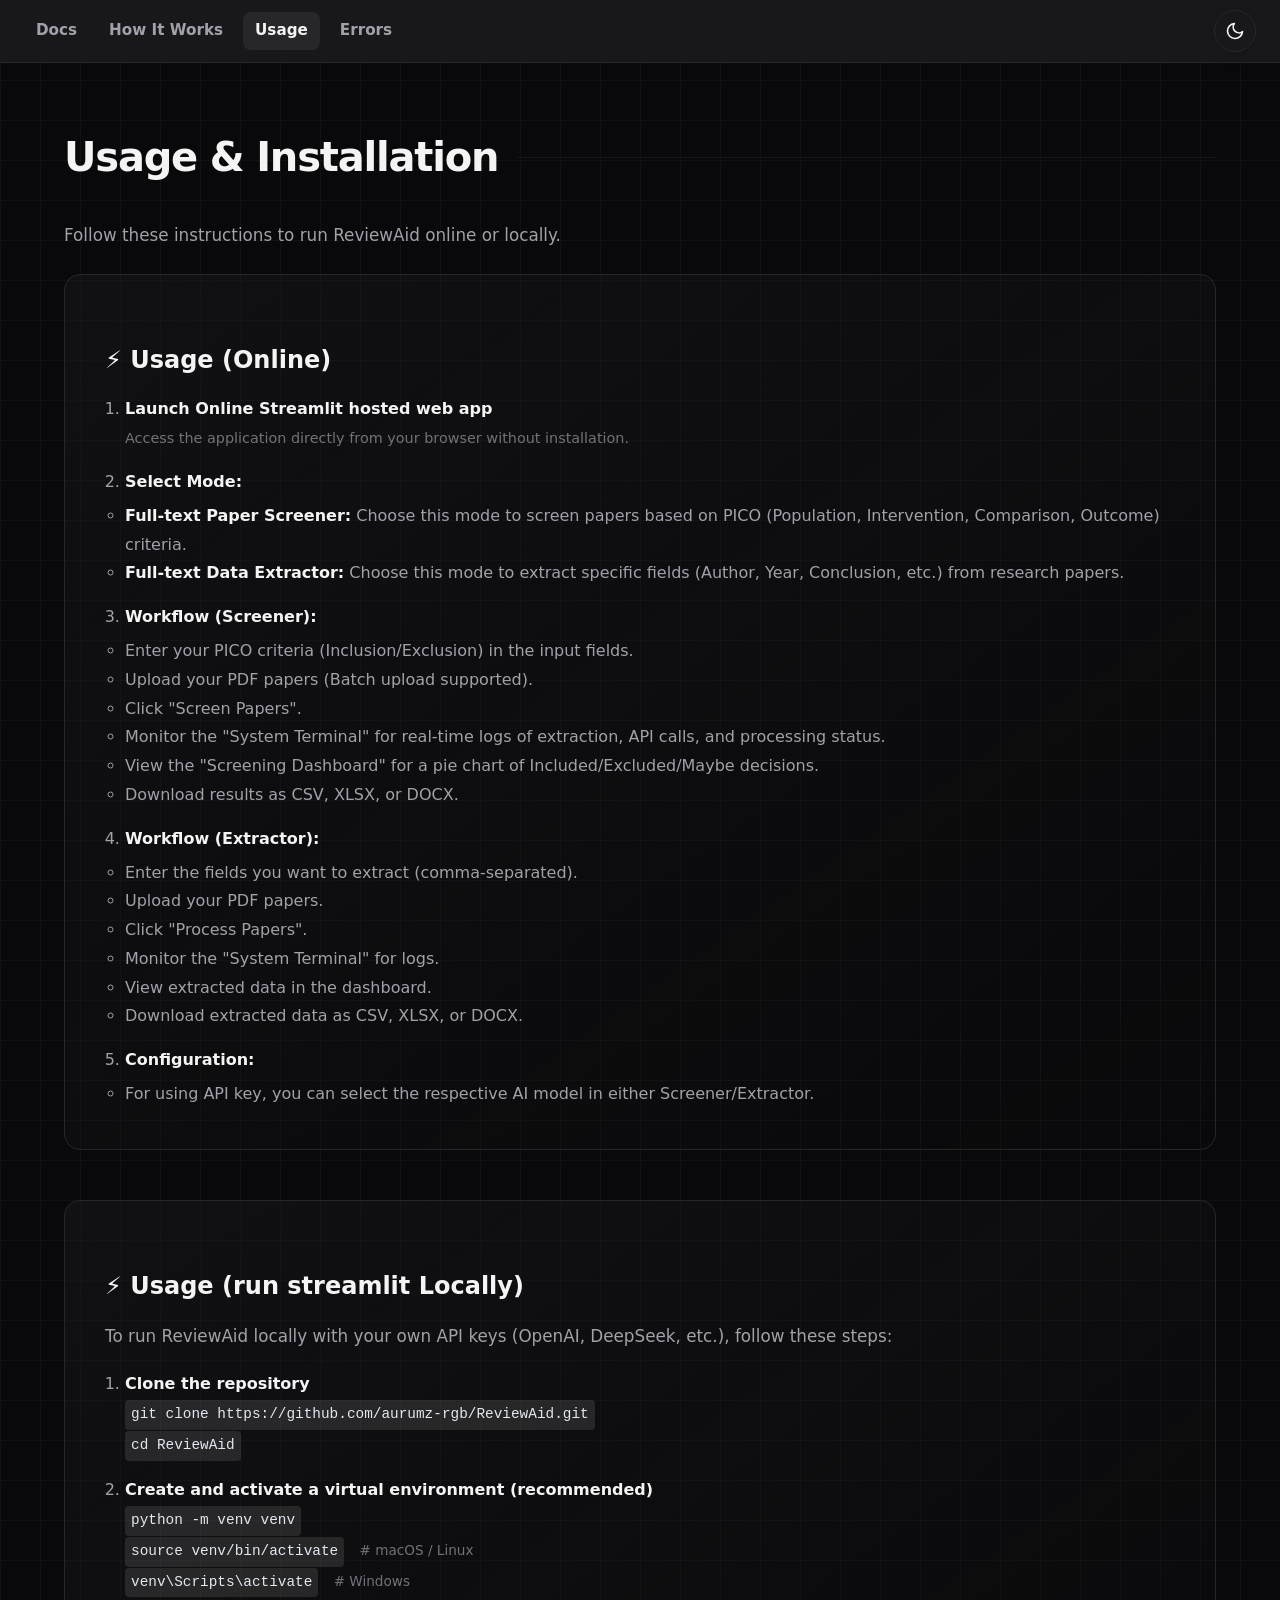
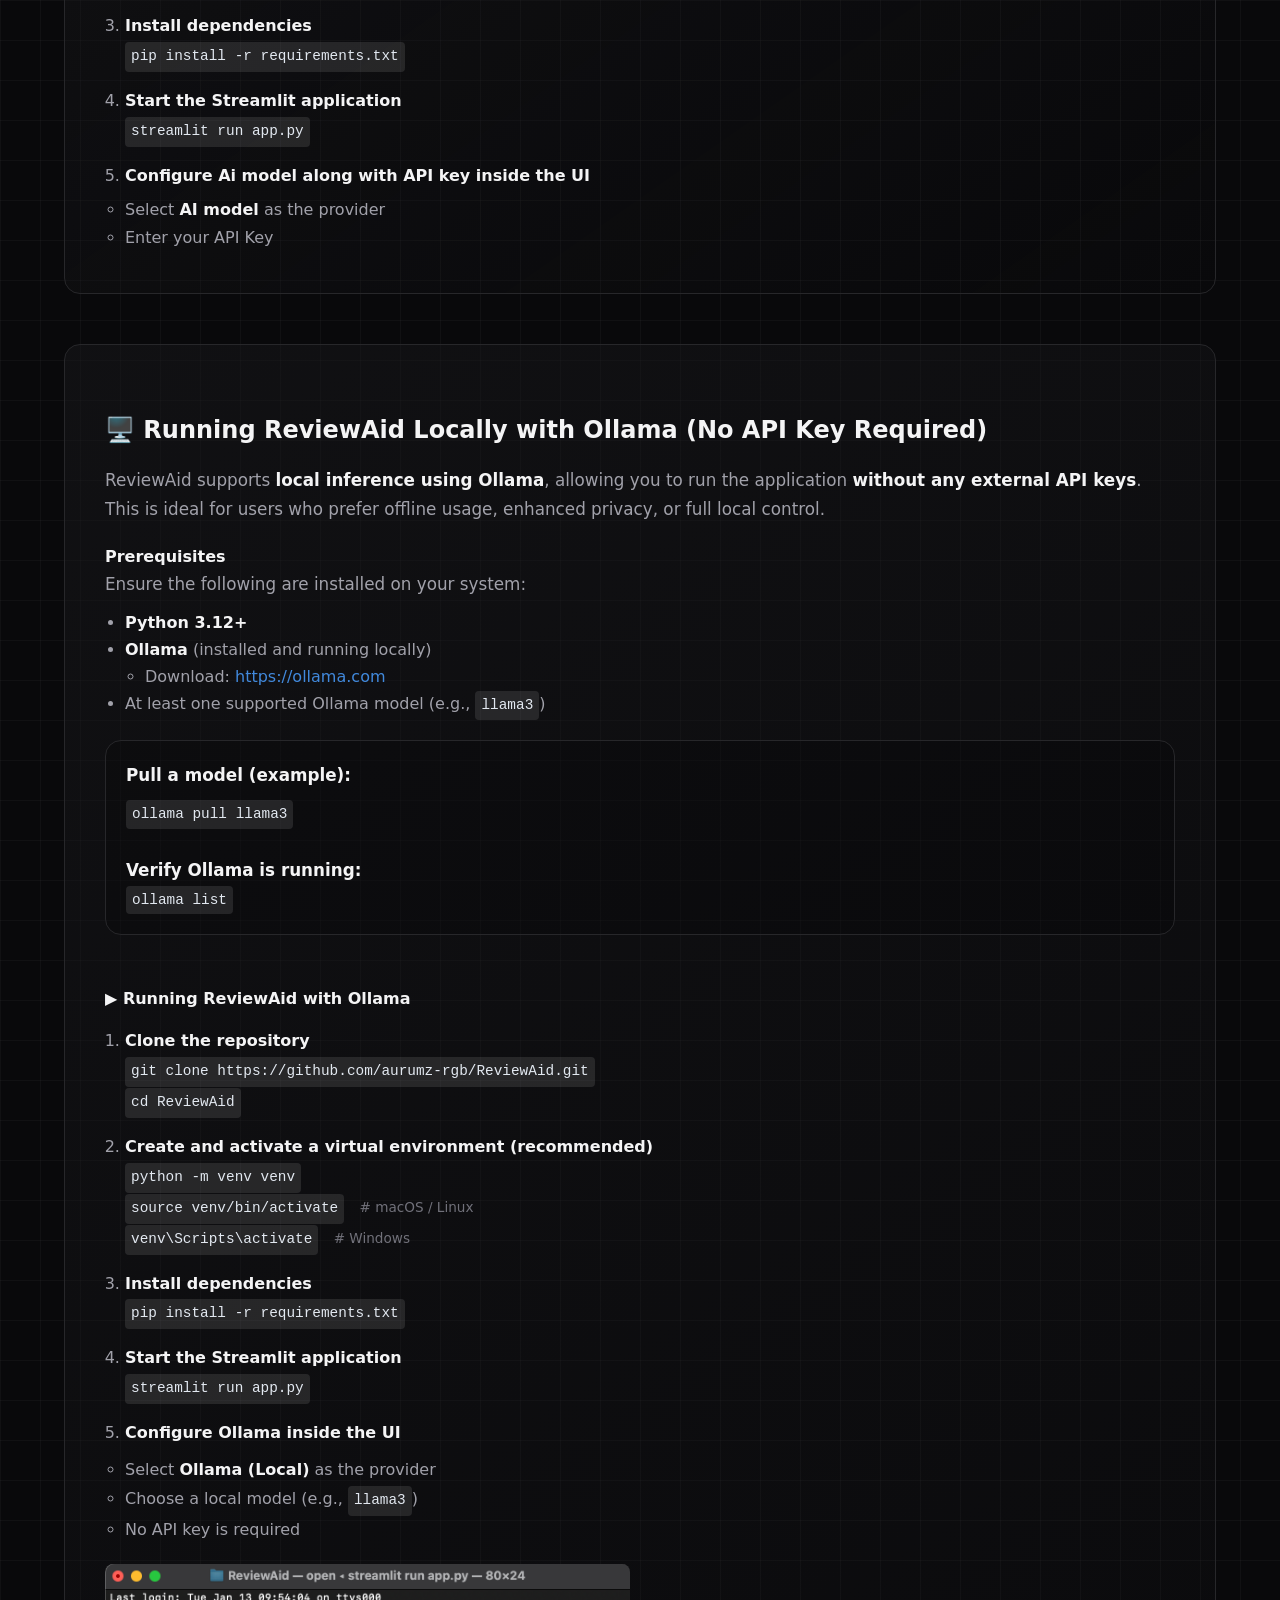
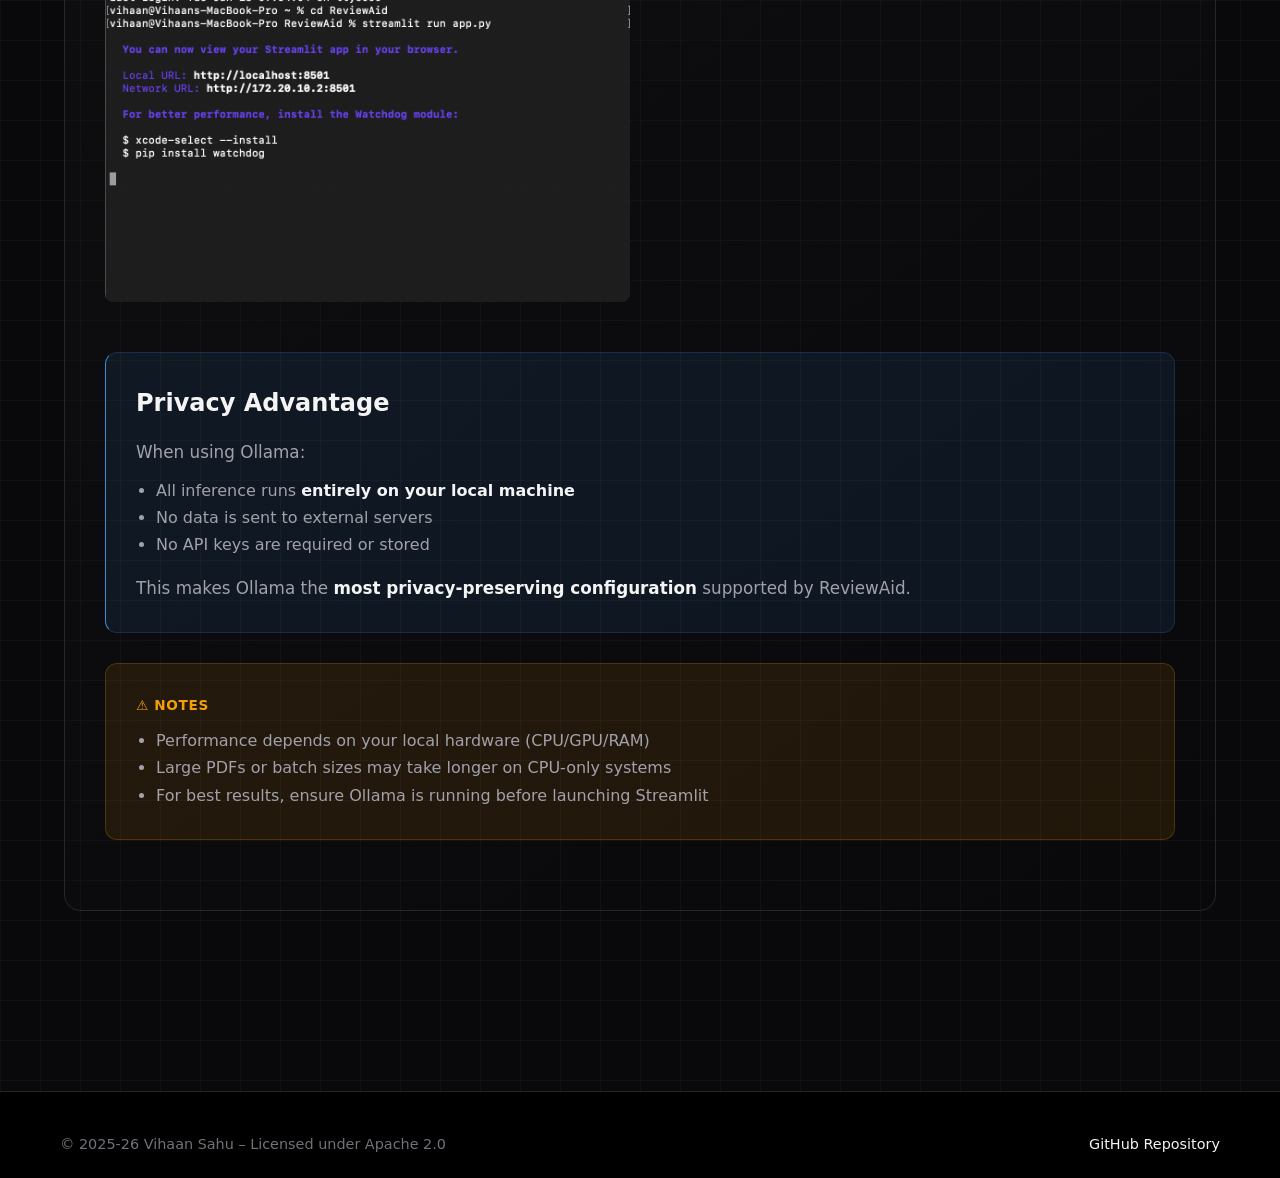
<file: usage.html>
<!DOCTYPE html>
<html lang="en" data-theme="dark">

<head>
  <meta name="google-site-verification" content="" />

  <meta charset="UTF-8">
  <meta name="viewport" content="width=device-width, initial-scale=1.0">
  

   <title>Usage & Installation - ReviewAid | Free AI Systematic Review Tool</title>
  <meta name="description"
    content="Free open-source AI systematic review tool: automate full-text PICO screening & custom data extraction from PDFs. Multi-LLM (GPT-4o, Claude, GLM). Export CSV/Excel/Word.">
  <meta name="keywords"
    content="ReviewAid, Covidence alternative, Rayyan alternative, ASReview alternative, DistillerSR alternative, EPPI-Reviewer alternative, free systematic review software, open source systematic review tool, Ai Screener, Data Extractor, PICO, Data Extraction, AI Screening, Literature Review, Research-articles">
  <meta name="robots" content="index, follow, max-snippet:-1, max-image-preview:large, max-video-preview:-1">
  <meta name="author" content="Vihaan Sahu">
  <meta name="copyright" content="© 2025 Vihaan Sahu">
  <meta name="language" content="en">
  <link rel="icon" href="assets/favicon.ico" type="image/png">

  <meta name="theme-color" content="#09090b">

  <meta property="og:type" content="website">
  <meta property="og:title" content="ReviewAid / Free AI Data Extractor & Full tect Screener for Systematic Reviews">
  <meta property="og:description"
    content="Open-source AI tool for automating full-text screening and data extraction in systematic reviews. The best free alternative to Covidence, Rayyan, and DistillerSR.">
  <meta property="og:image" content="https://aurumz-rgb.github.io/ReviewAid/assets/RA_banner.png">
  <meta property="og:image:alt" content="ReviewAid Banner">
  <meta property="og:url" content="https://aurumz-rgb.github.io/ReviewAid/">
  <meta property="og:site_name" content="ReviewAid">

  <meta name="twitter:card" content="summary_large_image">
  <meta name="twitter:title" content="ReviewAid / Free AI Data Extractor & Full tect Screener for Systematic Reviews">
  <meta name="twitter:description"
    content="Automate your systematic review workflow with AI-powered PICO screening and custom data extraction. Free and open-source.">
  <meta name="twitter:image" content="https://aurumz-rgb.github.io/ReviewAid/assets/RA_banner1.png">

  <meta name="citation_title"
    content="ReviewAid: An Open-Source Tool for Efficient PICO-Based Screening and Data Extraction in Systematic Reviews">
  <meta name="citation_author" content="Sahu, Vihaan">
  <meta name="citation_author" content="Balakrishnan, Mohith">
  <meta name="citation_publication_date" content="2026">
  <meta name="citation_doi" content="10.5334/jors.672">
  <meta name="citation_journal_title" content="Journal of Open Research Software">

  <script type="application/ld+json">
  {
    "@context": "https://schema.org",
    "@type": "SoftwareApplication",
    "name": "ReviewAid",
    "alternateName": ["AI Systematic Review Tool", "Free Covidence Alternative", "Open Source Rayyan Alternative", "ASReview Alternative", "DistillerSR Alternative", "Covidence Alternative"],
    "operatingSystem": "Web, Python",
    "applicationCategory": "Research Tool",
    "description": "ReviewAid is the best open-source AI alternative to Covidence, Rayyan, and DistillerSR. It automates PICO-based screening and custom field extraction from PDFs for systematic reviews.",
    "url": "https://aurumz-rgb.github.io/ReviewAid/",
    "creator": {
      "@type": "Person",
      "name": "Vihaan Sahu",
      "affiliation": "ReviewAid Project"
    },
    "publisher": {
      "@type": "Personal",
      "name": "ReviewAid",
      "url": "https://aurumz-rgb.github.io/ReviewAid/"
    },
    "license": "https://www.apache.org/licenses/LICENSE-2.0",
    "applicationSubCategory": "Systematic Review Automation",
    "featureList": [
      "PICO Screening",
      "Custom Data Extraction",
      "Batch PDF Processing",
      "Publication-ready Exports",
      "Free and open-source alternative to paid tools"
    ]

  }
  </script>

 
  <link rel="stylesheet" href="styles.css">
</head>

<body>
  <nav class="nav-bar">
    <div class="nav-links">
      <a class="nav-link" href="index.html">Docs</a>
      <a class="nav-link" href="how-it-works.html">How It Works</a>
      <a class="nav-link active" href="usage.html">Usage</a>
      <a class="nav-link" href="errors.html">Errors</a>
    </div>
  <button id="theme-toggle" class="theme-toggle" aria-label="Toggle Dark Mode">
    <svg class="icon-moon" xmlns="http://www.w3.org/2000/svg" viewBox="0 0 24 24">
      <path d="M21 12.79A9 9 0 1 1 11.21 3 7 7 0 0 0 21 12.79z"></path>
    </svg>
    <svg class="icon-sun" xmlns="http://www.w3.org/2000/svg" viewBox="0 0 24 24">
      <circle cx="12" cy="12" r="5"></circle>
      <line x1="12" y1="1" x2="12" y2="3"></line>
      <line x1="12" y1="21" x2="12" y2="23"></line>
      <line x1="4.22" y1="4.22" x2="5.64" y2="5.64"></line>
      <line x1="18.36" y1="18.36" x2="19.78" y2="19.78"></line>
      <line x1="1" y1="12" x2="3" y2="12"></line>
      <line x1="21" y1="12" x2="23" y2="12"></line>
      <line x1="4.22" y1="19.78" x2="5.64" y2="18.36"></line>
      <line x1="18.36" y1="5.64" x2="19.78" y2="4.22"></line>
    </svg>
  </button>
  </nav>
  <div id="lightbox" class="lightbox">
    <span class="close-lightbox">&times;</span>
    <img class="lightbox-content" id="lightbox-img">
  </div>

  <div class="main-content">
    <div class="container">
      <div class="section reveal">
        <h2>Usage & Installation</h2>
        <p>Follow these instructions to run ReviewAid online or locally.</p>


        <div class="highlight-section">
          <h3>⚡ Usage (Online)</h3>
          <ol style="margin-left: 20px; line-height: 1.8; color: var(--text-secondary);">
            <li style="margin-bottom: 15px;">
              <strong>Launch Online Streamlit hosted web app</strong>
              <br>
              <span style="font-size: 0.9em; color: var(--text-muted);">Access the application directly from your
                browser without installation.</span>
            </li>
            <li style="margin-bottom: 15px;">
              <strong>Select Mode:</strong>
              <ul style="margin-top: 5px; margin-bottom: 5px;">
                <li><strong>Full-text Paper Screener:</strong> Choose this mode to screen papers based on PICO
                  (Population, Intervention, Comparison, Outcome) criteria.</li>
                <li><strong>Full-text Data Extractor:</strong> Choose this mode to extract specific fields (Author,
                  Year, Conclusion, etc.) from research papers.</li>
              </ul>
            </li>
            <li style="margin-bottom: 15px;">
              <strong>Workflow (Screener):</strong>
              <ul style="margin-top: 5px; margin-bottom: 5px;">
                <li>Enter your PICO criteria (Inclusion/Exclusion) in the input fields.</li>
                <li>Upload your PDF papers (Batch upload supported).</li>
                <li>Click "Screen Papers".</li>
                <li>Monitor the "System Terminal" for real-time logs of extraction, API calls, and processing status.
                </li>
                <li>View the "Screening Dashboard" for a pie chart of Included/Excluded/Maybe decisions.</li>
                <li>Download results as CSV, XLSX, or DOCX.</li>
              </ul>
            </li>
            <li style="margin-bottom: 15px;">
              <strong>Workflow (Extractor):</strong>
              <ul style="margin-top: 5px; margin-bottom: 5px;">
                <li>Enter the fields you want to extract (comma-separated).</li>
                <li>Upload your PDF papers.</li>
                <li>Click "Process Papers".</li>
                <li>Monitor the "System Terminal" for logs.</li>
                <li>View extracted data in the dashboard.</li>
                <li>Download extracted data as CSV, XLSX, or DOCX.</li>
              </ul>
            </li>
            <li>
              <strong>Configuration:</strong>
              <ul style="margin-top: 5px; margin-bottom: 0;">
                <li>For using API key, you can select the respective AI model in either Screener/Extractor.</li>
              </ul>
            </li>
          </ol>
        </div>


        <div class="highlight-section">
          <h3>⚡ Usage (run streamlit Locally)</h3>
          <p style="margin-bottom: 20px;">To run ReviewAid locally with your own API keys (OpenAI, DeepSeek, etc.),
            follow these steps:</p>
          <ol style="margin-left: 20px; line-height: 1.8; color: var(--text-secondary);">
            <li style="margin-bottom: 15px;">
              <strong>Clone the repository</strong><br>
              <code>git clone https://github.com/aurumz-rgb/ReviewAid.git</code><br>
              <code>cd ReviewAid</code>
            </li>
            <li style="margin-bottom: 15px;">
              <strong>Create and activate a virtual environment (recommended)</strong><br>
              <code>python -m venv venv</code><br>
              <code>source venv/bin/activate</code> &nbsp; <span style="font-size: 0.85em; color: var(--text-muted);">#
                macOS / Linux</span><br>
              <code>venv\Scripts\activate</code> &nbsp; <span style="font-size: 0.85em; color: var(--text-muted);">#
                Windows</span>
            </li>
            <li style="margin-bottom: 15px;">
              <strong>Install dependencies</strong><br>
              <code>pip install -r requirements.txt</code>
            </li>
            <li style="margin-bottom: 15px;">
              <strong>Start the Streamlit application</strong><br>
              <code>streamlit run app.py</code>
            </li>
            <li style="margin-bottom: 0;">
              <strong>Configure Ai model along with API key inside the UI</strong>
              <ul style="margin-top: 5px;">
                <li>Select <strong>AI model</strong> as the provider</li>
                <li>Enter your API Key</li>
              </ul>
            </li>
          </ol>
        </div>


        <div class="highlight-section">
          <h3>🖥️ Running ReviewAid Locally with Ollama (No API Key Required)</h3>
          <p style="margin-bottom: 20px;">ReviewAid supports <strong>local inference using Ollama</strong>, allowing you
            to run the application <strong>without any external API keys</strong>. This is ideal for users who prefer
            offline usage, enhanced privacy, or full local control.</p>

          <h4>Prerequisites</h4>
          <p style="margin-bottom: 10px;">Ensure the following are installed on your system:</p>
          <ul style="margin-left: 20px; color: var(--text-secondary); margin-bottom: 20px;">
            <li><strong>Python 3.12+</strong></li>
            <li><strong>Ollama</strong> (installed and running locally)
              <ul style="margin-left: 20px; list-style-type: circle;">
                <li>Download: <a href="https://ollama.com" target="_blank"
                    style="color: var(--primary);">https://ollama.com</a></li>
              </ul>
            </li>
            <li>At least one supported Ollama model (e.g., <code>llama3</code>)</li>
          </ul>

          <div class="highlight-section" style="background: rgba(0,0,0,0.2); padding: 20px;">
            <p style="margin-bottom: 10px;"><strong>Pull a model (example):</strong></p>
            <code>ollama pull llama3</code>
            <br><br>
            <p style="margin-bottom: 0;"><strong>Verify Ollama is running:</strong></p>
            <code>ollama list</code>
          </div>

          <h4 style="margin-top: 25px;">▶️ Running ReviewAid with Ollama</h4>
          <ol style="margin-left: 20px; line-height: 1.8; color: var(--text-secondary); margin-top: 15px;">
            <li style="margin-bottom: 15px;">
              <strong>Clone the repository</strong><br>
              <code>git clone https://github.com/aurumz-rgb/ReviewAid.git</code><br>
              <code>cd ReviewAid</code>
            </li>
            <li style="margin-bottom: 15px;">
              <strong>Create and activate a virtual environment (recommended)</strong><br>
              <code>python -m venv venv</code><br>
              <code>source venv/bin/activate</code> &nbsp; <span style="font-size: 0.85em; color: var(--text-muted);">#
                macOS / Linux</span><br>
              <code>venv\Scripts\activate</code> &nbsp; <span style="font-size: 0.85em; color: var(--text-muted);">#
                Windows</span>
            </li>
            <li style="margin-bottom: 15px;">
              <strong>Install dependencies</strong><br>
              <code>pip install -r requirements.txt</code>
            </li>
            <li style="margin-bottom: 15px;">
              <strong>Start the Streamlit application</strong><br>
              <code>streamlit run app.py</code>
            </li>
            <li style="margin-bottom: 20px;">
              <strong>Configure Ollama inside the UI</strong>
              <ul style="margin-top: 8px;">
                <li>Select <strong>Ollama (Local)</strong> as the provider</li>
                <li>Choose a local model (e.g., <code>llama3</code>)</li>
                <li>No API key is required</li>
              </ul>
            </li>
          </ol>




          <div class="showcase-group">
            <div class="grid-2">
              <img src="screenshots/terminal.png" alt="Fig 2" class="showcase-img">
            </div>
          </div>

          <div class="motivation" style="background: rgba(65, 137, 220, 0.1); border-left-color: var(--primary);">
            <h3> Privacy Advantage</h3>
            <p style="margin-bottom: 10px;">When using Ollama:</p>
            <ul style="margin-left: 20px;">
              <li>All inference runs <strong>entirely on your local machine</strong></li>
              <li>No data is sent to external servers</li>
              <li>No API keys are required or stored</li>
            </ul>
            <p style="margin-top: 15px; margin-bottom: 0;">This makes Ollama the <strong>most privacy-preserving
                configuration</strong> supported by ReviewAid.</p>
          </div>

          <div class="disclaimer-note">
            <strong>⚠️ Notes</strong>
            <ul style="margin-left: 20px; margin-top: 10px; margin-bottom: 0;">
              <li>Performance depends on your local hardware (CPU/GPU/RAM)</li>
              <li>Large PDFs or batch sizes may take longer on CPU-only systems</li>
              <li>For best results, ensure Ollama is running before launching Streamlit</li>
            </ul>
          </div>
        </div>

      </div>
    </div>
  </div>


  <footer>
    <div class="footer-content">
      <div class="footer-left">
        <p>© 2025-26 Vihaan Sahu – Licensed under Apache 2.0</p>
      </div>
      <div class="footer-right">
        <p><a href="https://github.com/aurumz-rgb/ReviewAid" target="_blank">GitHub Repository</a></p>
      </div>
    </div>
  </footer>


  <script src="script.js"></script>

</body>

</html>
</file>
<file: styles.css>
:root {
  --bg-body: #09090b;
  --bg-card: #18181b;
  --bg-card-hover: #27272a;
  --bg-accent: #0c1929;

  --text-primary: #f4f4f5;
  --text-secondary: #a1a1aa;
  --text-muted: #71717a;

  --border-color: #27272a;
  --border-highlight: #3f3f46;

  --primary: #4189DC;
  --primary-glow: rgba(65, 137, 220, 0.25);
  --primary-hover: #5da9ea;

  --success: #10b981;
  --warning: #f59e0b;
  --danger: #ef4444;

  --font-main: 'Inter', system-ui, -apple-system, sans-serif;
  --font-mono: 'JetBrains Mono', 'Fira Code', ui-monospace, monospace;
}


[data-theme="light"] {
  --bg-body: #f8fafc;
  --bg-card: #ffffff;
  --bg-card-hover: #f1f5f9;
  --bg-accent: #eff6ff;

  --text-primary: #0f172a;
  --text-secondary: #475569;
  --text-muted: #64748b;

  --border-color: #e2e8f0;
  --border-highlight: #cbd5e1;

  --primary: #2563eb;
  --primary-glow: rgba(37, 99, 235, 0.2);
  --primary-hover: #1d4ed8;

  --success: #16a34a;
  --warning: #d97706;
  --danger: #dc2626;
}

[data-theme="light"] body {
  background-image:
    linear-gradient(rgba(0, 0, 0, 0.05) 1px, transparent 1px),
    linear-gradient(90deg, rgba(0, 0, 0, 0.05) 1px, transparent 1px);
}

[data-theme="light"] .motivation {
  background: rgba(37, 99, 235, 0.05);
  border-color: rgba(37, 99, 235, 0.2);
}

[data-theme="light"] .disclaimer-note {
  background: rgba(245, 158, 11, 0.05);
  border-color: rgba(245, 158, 11, 0.2);
}

[data-theme="light"] .confidence-table th {
  background-color: #f1f5f9;
}

[data-theme="light"] .confidence-table tr:hover td {
  background-color: #f8fafc;
}

* {
  margin: 0;
  padding: 0;
  box-sizing: border-box;
}

html {
  scroll-behavior: smooth;
}

body {
  font-family: var(--font-main);
  line-height: 1.7;
  color: var(--text-primary);
  background-color: var(--bg-body);
  background-image:
    linear-gradient(rgba(255, 255, 255, 0.03) 1px, transparent 1px),
    linear-gradient(90deg, rgba(255, 255, 255, 0.03) 1px, transparent 1px);
  background-size: 40px 40px;
  overflow-x: hidden;
  transition: background-color 0.3s, color 0.3s;
}


::-webkit-scrollbar {
  width: 10px;
}

::-webkit-scrollbar-track {
  background: var(--bg-body);
}

::-webkit-scrollbar-thumb {
  background: var(--border-color);
  border-radius: 5px;
  border: 2px solid var(--bg-body);
}

::-webkit-scrollbar-thumb:hover {
  background: var(--text-muted);
}

html {
  scrollbar-width: thin;
  scrollbar-color: var(--border-color) var(--bg-body);
}


/* Only hide .reveal elements when script.js has run (html.js); otherwise a JS
   failure would leave whole sections permanently invisible. */
html.js .reveal {
  position: relative;
  transform: translateY(30px);
  opacity: 0;
  transition: all 0.6s cubic-bezier(0.5, 0, 0, 1);
}

html.js .reveal.active {
  transform: translateY(0);
  opacity: 1;
}


.header {
  position: relative;
  background: radial-gradient(circle at center, #0c1929 0%, #000000 100%);
  color: white;
  padding: 60px 0;
  text-align: center;
  border-bottom: 1px solid var(--border-color);
  overflow: hidden;
  transition: background 0.3s;
}

.header::before {
  content: '';
  position: absolute;
  top: -50%;
  left: 50%;
  transform: translateX(-50%);
  width: 100%;
  height: 100%;
  background: radial-gradient(circle, var(--primary-glow) 0%, transparent 60%);
  opacity: 0.4;
  pointer-events: none;
  z-index: 0;
}

.header-content {
  position: relative;
  max-width: 1000px;
  margin: 0 auto;
  padding: 0 20px;
  z-index: 1;
}

h1 {
  font-size: 4rem;
  margin-bottom: 15px;
  font-weight: 800;
  letter-spacing: -0.05em;
  background: linear-gradient(to right, #fff, #a5d8ff);
  -webkit-background-clip: text;
  -webkit-text-fill-color: transparent;
  line-height: 1.1;
  transition: background 0.3s;
}

.tagline {
  font-size: 1.25rem;
  margin-bottom: 30px;
  color: var(--text-secondary);
  font-weight: 400;
}

.banner-img {
  width: 100%;
  max-width: 1000px;
  height: auto;
  margin: 30px auto;
  display: block;
}

.badges {
  display: flex;
  flex-wrap: wrap;
  justify-content: center;
  gap: 12px;
  margin-top: 30px;
  padding: 20px;
}

.badges img {
  height: 24px;
  filter: grayscale(0.7);
  transition: filter 0.2s;
}

.badges img:hover {
  filter: grayscale(0);
}

.main-content {
  padding: 60px 0 100px;
}

.container {
  max-width: 1200px;
  margin: 0 auto;
  padding: 0 24px;
}

.section {
  margin-bottom: 80px;
}

h2 {
  font-size: 2.5rem;
  color: var(--text-primary);
  margin-bottom: 30px;
  font-weight: 700;
  letter-spacing: -0.03em;
  display: flex;
  align-items: center;
}

h2::after {
  content: '';
  display: block;
  flex: 1;
  height: 1px;
  background: var(--border-color);
  margin-left: 20px;
  opacity: 0.5;
}

h3 {
  font-size: 1.5rem;
  color: var(--text-primary);
  margin-bottom: 15px;
  font-weight: 600;
  margin-top: 25px;
}

p {
  margin-bottom: 24px;
  color: var(--text-secondary);
  font-size: 1.05rem;
}

strong {
  color: var(--text-primary);
  font-weight: 600;
}

code {
  background: rgba(255, 255, 255, 0.1);
  padding: 2px 6px;
  border-radius: 4px;
  font-family: var(--font-mono);
  font-size: 0.9em;
  color: #e2e8f0;
  display: inline-block;
}

[data-theme="light"] code {
  background: rgba(0, 0, 0, 0.08);
  color: #334155;
}


.main-links {
  text-align: center;
  margin: 60px 0;
}

.main-links a {
  display: inline-flex;
  align-items: center;
  justify-content: center;
  color: white;
  padding: 16px 32px;
  border-radius: 8px;
  text-decoration: none;
  font-weight: 600;
  margin: 10px;
  transition: all 0.3s ease;
  font-size: 1rem;
  border: 1px solid transparent;
}

.main-links a:not(.primary) {
  background: rgba(255, 255, 255, 0.05);
  border-color: var(--border-color);
  color: var(--text-primary);
}

[data-theme="light"] .main-links a:not(.primary) {
  background: rgba(0, 0, 0, 0.03);
  border-color: var(--border-color);
  color: var(--text-primary);
}

.main-links a:not(.primary):hover {
  background: rgba(255, 255, 255, 0.1);
}

[data-theme="light"] .main-links a:not(.primary):hover {
  background: rgba(0, 0, 0, 0.06);
  border-color: var(--text-muted);
}

.main-links a.primary {
  background: var(--primary);
  box-shadow: 0 0 20px var(--primary-glow);
}

.main-links a.primary:hover {
  background: var(--primary-hover);
  transform: translateY(-2px);
  box-shadow: 0 0 30px var(--primary-glow);
}


.launch-btn {
  background-color: #0970e5;
  color: white;
}

.launch-btn:hover {
  background-color: #044b76;
  transform: translateY(-2px);
  box-shadow: 0 0 30px rgba(9, 115, 229, 0.4);
}


.tools {
  display: grid;
  grid-template-columns: repeat(auto-fit, minmax(280px, 1fr));
  gap: 20px;
  margin: 30px 0;
}

.tool {
  background: var(--bg-card);
  border: 1px solid var(--border-color);
  border-radius: 12px;
  padding: 25px;
  text-align: left;
  transition: all 0.3s ease;
  height: 100%;
  display: flex;
  flex-direction: column;
  justify-content: flex-start;
}

.tool:hover {
  transform: translateY(-5px);
  border-color: var(--primary);
  box-shadow: 0 10px 30px -10px rgba(0, 0, 0, 0.5);
}

.tool h4 {
  color: var(--text-primary);
  margin-bottom: 10px;
  font-size: 1.15rem;
  margin-top: 0;
}

.tool p {
  color: var(--text-secondary);
  margin-bottom: 0;
  font-size: 0.95rem;
}


.highlight-section {
  background: linear-gradient(145deg, rgba(24, 24, 27, 0.5), rgba(0, 0, 0, 0));
  padding: 40px;
  border-radius: 16px;
  margin-bottom: 50px;
  border: 1px solid var(--border-color);
  transition: background 0.3s;
}

[data-theme="light"] .highlight-section {
  background: linear-gradient(145deg, rgba(255, 255, 255, 0.5), rgba(0, 0, 0, 0));
}

.highlight-section h2 {
  border-bottom: none;
}


.ui-showcase {
  margin-top: 20px;
}

.showcase-group {
  margin-bottom: 50px;
}

.showcase-group h3 {
  font-size: 1.5rem;
  color: var(--text-primary);
  border-left: 4px solid var(--primary);
  padding-left: 15px;
  margin-bottom: 20px;
  margin-top: 0;
}

.showcase-img {
  width: 100%;
  height: auto;
  display: block;
  border-radius: 8px;

  cursor: zoom-in;
  transition: transform 0.3s ease, box-shadow 0.3s ease, border-color 0.3s ease;
  background-color: var(--bg-card);
}

.showcase-img:hover {
  transform: translateY(-5px);
  box-shadow: 0 15px 30px rgba(0, 0, 0, 0.4);
  border-color: var(--primary);
}


.grid-2 {
  display: grid;
  grid-template-columns: repeat(2, 1fr);
  gap: 20px;
}


.grid-3 {
  display: grid;
  grid-template-columns: repeat(3, 1fr);
  gap: 20px;
}

.grid-1 {
  display: grid;
  grid-template-columns: 1fr;
  gap: 20px;
}


@media (max-width: 900px) {

  .grid-2,
  .grid-3 {
    grid-template-columns: 1fr;
  }
}


.confidence-overview-list {
  list-style-type: none;
  padding-left: 0;
}

.confidence-overview-list li {
  position: relative;
  padding-left: 25px;
  margin-bottom: 12px;
  color: var(--text-secondary);
}

.confidence-overview-list li::before {
  content: "→";
  color: var(--primary);
  font-weight: bold;
  position: absolute;
  left: 0;
}


.tiers-grid {
  display: grid;
  grid-template-columns: repeat(auto-fit, minmax(320px, 1fr));
  gap: 24px;
  margin: 40px 0;
}

.tier-card {
  background: var(--bg-card);
  border: 1px solid var(--border-color);
  border-radius: 16px;
  padding: 30px;
  transition: all 0.3s ease;
  position: relative;
  overflow: hidden;
}

.tier-card::before {
  content: '';
  position: absolute;
  top: 0;
  left: 0;
  width: 100%;
  height: 4px;
  background: var(--border-color);
}


.tier-card[style*="#ef4444"]::before {
  background: #ef4444;
}

.tier-card[style*="#4189DC"]::before {
  background: #4189DC;
}

.tier-card[style*="#16a34a"]::before {
  background: #16a34a;
}

.tier-card:hover {
  transform: translateY(-5px);
  border-color: var(--border-highlight);
  box-shadow: 0 10px 30px rgba(0, 0, 0, 0.3);
}

.tier-card h3 {
  margin-top: 0;
  font-size: 1.35rem;
  color: var(--text-primary);
}

.tier-card h4 {
  font-size: 0.85rem;
  text-transform: uppercase;
  letter-spacing: 0.1em;
  color: var(--text-muted);
  margin-bottom: 15px;
  margin-top: 10px;
}

.tier-card p {
  font-size: 0.95rem;
  margin-bottom: 10px;
  color: var(--text-secondary);
}

.tier-card ul {
  list-style-type: disc;
  padding-left: 20px;
  margin-bottom: 20px;
  color: var(--text-secondary);
  font-size: 0.95rem;
}

.tier-card ul li {
  margin-bottom: 8px;
}


.table-responsive {
  overflow-x: auto;
  margin-top: 30px;
  border-radius: 12px;
  border: 1px solid var(--border-color);
}

.confidence-table {
  width: 100%;
  border-collapse: collapse;
  background: var(--bg-card);
  min-width: 600px;
}

.confidence-table th,
.confidence-table td {
  padding: 18px 24px;
  text-align: left;
  border-bottom: 1px solid var(--border-color);
}

.confidence-table th {
  background-color: #0f0f11;
  color: var(--text-muted);
  font-weight: 600;
  font-size: 0.85rem;
  text-transform: uppercase;
  letter-spacing: 0.05em;
}

.confidence-table tr:last-child td {
  border-bottom: none;
}

.confidence-table tr:hover td {
  background-color: rgba(255, 255, 255, 0.02);
}

.confidence-table td:first-child {
  font-weight: 600;
  color: var(--text-primary);
  font-family: var(--font-mono);
  font-size: 0.9em;
}

.confidence-badge {
  display: inline-block;
  padding: 4px 10px;
  border-radius: 6px;
  font-size: 0.75rem;
  font-weight: 700;
  background: rgba(255, 255, 255, 0.05);
  color: var(--text-secondary);
  text-transform: uppercase;
  letter-spacing: 0.05em;
}

[data-theme="light"] .confidence-badge {
  background: rgba(0, 0, 0, 0.05);
}

.rationale {
  font-style: italic;
  color: var(--text-muted);
  font-size: 0.9rem;
  margin-top: 20px;
  padding-top: 20px;
  border-top: 1px solid rgba(255, 255, 255, 0.1);
}

[data-theme="light"] .rationale {
  border-top: 1px solid rgba(0, 0, 0, 0.1);
}


.motivation {
  background: rgba(24, 40, 75, 0.2);
  padding: 30px;
  border-radius: 12px;
  margin: 30px 0;
  border-left: 4px solid var(--primary);
  font-style: normal;
  color: var(--text-secondary);
  border: 1px solid rgba(65, 137, 220, 0.2);
  transition: background 0.3s;
}

.motivation h3 {
  color: var(--text-primary);
  margin-top: 0;
}

.disclaimer-note {
  background: rgba(245, 158, 11, 0.1);
  padding: 30px;
  border-radius: 12px;
  margin: 30px 0;
  border-left: 4px solid var(--warning);
  color: var(--text-secondary);
  font-size: 1rem;
  border: 1px solid rgba(245, 158, 11, 0.2);
  transition: background 0.3s;
}

.disclaimer-note strong {
  color: var(--warning);
  display: block;
  margin-bottom: 8px;
  text-transform: uppercase;
  letter-spacing: 0.05em;
  font-size: 0.85rem;
}

.acknowledgement-content {
  display: flex;
  flex-direction: column;
  align-items: flex-start;
  text-align: left;
}


.logo-row {
  display: flex;
  flex-wrap: wrap;
  gap: 24px;
  margin-bottom: 30px;
  align-items: center;
  justify-content: flex-start;
}

.ack-img {
  max-width: 300px;
  height: auto;
  margin-bottom: 30px;
  border-radius: 8px;
  border: 1px solid var(--border-color);
  background: var(--bg-card);
}


.logo-row .ack-img {
  max-width: 280px;
  max-height: 200px;
  object-fit: contain;
  margin-bottom: 0;
  border: none;
  background: transparent;
}

.ack-text p {
  margin: 0 0 15px 0;
  max-width: 100%;
}

.ack-text strong {
  color: var(--primary);
}

.ack-text a {
  color: var(--primary-hover);
  text-decoration: none;
  font-weight: 500;
}

.ack-text a:hover {
  text-decoration: underline;
}


.citation-container {
  background: var(--bg-card);
  border-radius: 16px;
  padding: 30px;
  display: grid;
  grid-template-columns: 1fr;
  gap: 20px;
}

.citation-controls {
  display: flex;
  flex-direction: column;
  gap: 15px;
}

.citation-label {
  font-size: 0.9rem;
  font-weight: 600;
  color: var(--text-muted);
  margin-bottom: 5px;
  text-transform: uppercase;
  letter-spacing: 0.05em;
}

.citation-select {
  background: var(--bg-body);
  color: var(--text-primary);
  border: 1px solid var(--border-color);
  padding: 12px 16px;
  border-radius: 8px;
  font-size: 1rem;
  font-family: var(--font-main);
  width: 100%;
  outline: none;
  transition: border-color 0.3s;
}


.citation-display {
  background: var(--bg-body);
  border: 1px solid var(--border-color);
  border-radius: 8px;
  padding: 20px;
  font-family: var(--font-mono);
  font-size: 0.95rem;
  color: var(--text-secondary);
  min-height: 100px;
  display: flex;
  align-items: center;
  position: relative;
  word-break: break-word;
}

.citation-display em {
  font-style: normal;
}

.citation-actions {
  display: flex;
  flex-wrap: wrap;
  gap: 10px;
}

.citation-btn {
  padding: 10px 20px;
  border-radius: 6px;
  font-size: 0.9rem;
  font-weight: 600;
  cursor: pointer;
  border: none;
  transition: all 0.3s ease;
  display: inline-flex;
  align-items: center;
  gap: 8px;
  text-decoration: none;
}

.btn-primary {
  background: var(--primary);
  color: white;
}

.btn-primary:hover {
  background: var(--primary-hover);
  transform: translateY(-1px);
}

.btn-secondary {
  background: transparent;
  border: 1px solid var(--border-color);
  color: var(--text-secondary);
}

.btn-secondary:hover {

  color: var(--text-primary);
  background: rgba(255, 255, 255, 0.05);
}

@media (min-width: 768px) {
  .citation-container {
    grid-template-columns: 1fr 2fr;
  }

  .citation-controls {
    justify-content: start;
  }
}


footer {
  background: #000;
  color: var(--text-muted);
  padding: 40px 0;
  border-top: 1px solid var(--border-color);
  transition: background 0.3s;
}

[data-theme="light"] footer {
  background: #ffffff;
}

.footer-content {
  max-width: 1200px;
  margin: 0 auto;
  padding: 0 20px;
  display: flex;
  justify-content: space-between;
  align-items: center;
}

footer p {
  color: var(--text-muted);
  margin-bottom: 0;
  font-size: 0.9rem;
}

footer a {
  color: var(--text-primary);
  text-decoration: none;
  font-weight: 500;
  transition: color 0.2s;
}

footer a:hover {
  color: var(--primary);
}


.theme-toggle {
  position: fixed;
  top: 20px;
  right: 20px;
  z-index: 1000;
  background: var(--bg-card);
  color: var(--text-primary);
  border: 1px solid var(--border-color);
  padding: 10px;
  border-radius: 50%;
  cursor: pointer;
  transition: all 0.3s ease;
  box-shadow: 0 4px 12px rgba(0, 0, 0, 0.1);
  display: flex;
  align-items: center;
  justify-content: center;
}

.theme-toggle:hover {
  transform: scale(1.1);
  border-color: var(--primary);
  box-shadow: 0 0 15px var(--primary-glow);
}

.theme-toggle svg {
  width: 20px;
  height: 20px;
  fill: none;
  stroke: currentColor;
  stroke-width: 2;
  stroke-linecap: round;
  stroke-linejoin: round;
}

[data-theme="dark"] .icon-sun {
  display: none;
}

[data-theme="light"] .icon-moon {
  display: none;
}


.lightbox {
  display: none;
  position: fixed;
  z-index: 2000;
  padding-top: 60px;
  left: 0;
  top: 0;
  width: 100%;
  height: 100%;
  overflow: auto;
  background-color: rgba(0, 0, 0, 0.95);
  backdrop-filter: blur(5px);
  opacity: 0;
  transition: opacity 0.3s ease;
}

.lightbox.show {
  display: flex;
  justify-content: center;
  align-items: center;
  opacity: 1;
}

.lightbox-content {
  margin: auto;
  display: block;
  max-width: 90%;
  max-height: 90vh;
  border-radius: 4px;
  box-shadow: 0 0 50px rgba(0, 0, 0, 0.5);
  animation: zoom 0.3s ease;
}

@keyframes zoom {
  from {
    transform: scale(0.9)
  }

  to {
    transform: scale(1)
  }
}

.close-lightbox {
  position: absolute;
  top: 30px;
  right: 40px;
  color: #f1f1f1;
  font-size: 40px;
  font-weight: bold;
  transition: 0.3s;
  cursor: pointer;
  z-index: 2001;
}

.close-lightbox:hover {
  color: var(--primary);
  text-decoration: none;
}


/* Errors & troubleshooting — plain documentation layout (no cards) */
.doc-heading {
  font-size: 1.3rem;
  margin-top: 42px;
  margin-bottom: 12px;
  color: var(--text-primary);
  font-weight: 700;
  scroll-margin-top: 84px;
}

.section h2 + p + .doc-heading,
.doc-heading:first-of-type {
  margin-top: 28px;
}

.doc-figure {
  margin: 14px 0 20px;
  max-width: 760px;
}

.doc-figure figcaption {
  font-size: 0.85rem;
  color: var(--text-muted);
  margin-top: 8px;
  line-height: 1.5;
}

.doc-code {
  background: var(--bg-body);
  border: 1px solid var(--border-color);
  border-radius: 10px;
  padding: 14px 18px;
  font-family: var(--font-mono);
  font-size: 0.9rem;
  color: var(--text-secondary);
  overflow-x: auto;
  margin: 14px 0 18px;
  line-height: 1.8;
}

.doc-code code {
  background: none;
  padding: 0;
  color: inherit;
  display: inline;
}

p code {
  font-size: 0.85em;
}

.section p a,
.section li a {
  color: var(--primary-hover);
  text-decoration: none;
  font-weight: 500;
}

.section p a:hover,
.section li a:hover {
  text-decoration: underline;
}

@media (max-width: 900px) {
  h1 {
    font-size: 2.8rem;
  }

  .tools {
    grid-template-columns: 1fr 1fr;
  }

  .tiers-grid {
    grid-template-columns: 1fr;
  }

}

@media (max-width: 768px) {
  .header {
    padding: 40px 0;
  }

  h1 {
    font-size: 2.2rem;
  }

  h2 {
    font-size: 1.8rem;
  }

  .tools {
    grid-template-columns: 1fr;
  }

  .badges {
    padding: 15px;
    gap: 8px;
  }

  .badges img {
    height: 20px;
  }

  .footer-content {
    flex-direction: column;
    gap: 20px;
    text-align: center;
  }

  .grid-2,
  .grid-3 {
    grid-template-columns: 1fr;
  }
}

@media (max-width: 480px) {
  h1 {
    font-size: 1.8rem;
  }

  .main-links a {
    display: block;
    width: 100%;
    margin: 8px 0;
  }

  .highlight-section {
    padding: 25px;
  }
}
/* v4.0.0 top navigation bar */
html {
  scroll-behavior: smooth;
}

.nav-bar {
  position: sticky;
  top: 0;
  z-index: 999;
  display: flex;
  align-items: center;
  justify-content: space-between;
  gap: 16px;
  padding: 10px 24px;
  background: var(--bg-card);
  border-bottom: 1px solid var(--border-color);
}

.nav-links {
  display: flex;
  align-items: center;
  gap: 8px;
}

.nav-bar a.nav-link {
  color: var(--text-secondary);
  text-decoration: none;
  font-size: 0.95rem;
  font-weight: 600;
  padding: 6px 12px;
  border-radius: 8px;
  transition: background 0.15s ease, color 0.15s ease;
}

.nav-bar a.nav-link:hover {
  background: var(--bg-card-hover);
  color: var(--text-primary);
}

.nav-bar a.nav-link.active {
  background: var(--bg-card-hover);
  color: var(--text-primary);
}

.nav-bar .theme-toggle {
  position: static;
  margin-left: auto;
}

section[id],
div[id] {
  scroll-margin-top: 72px;
}
</file>
